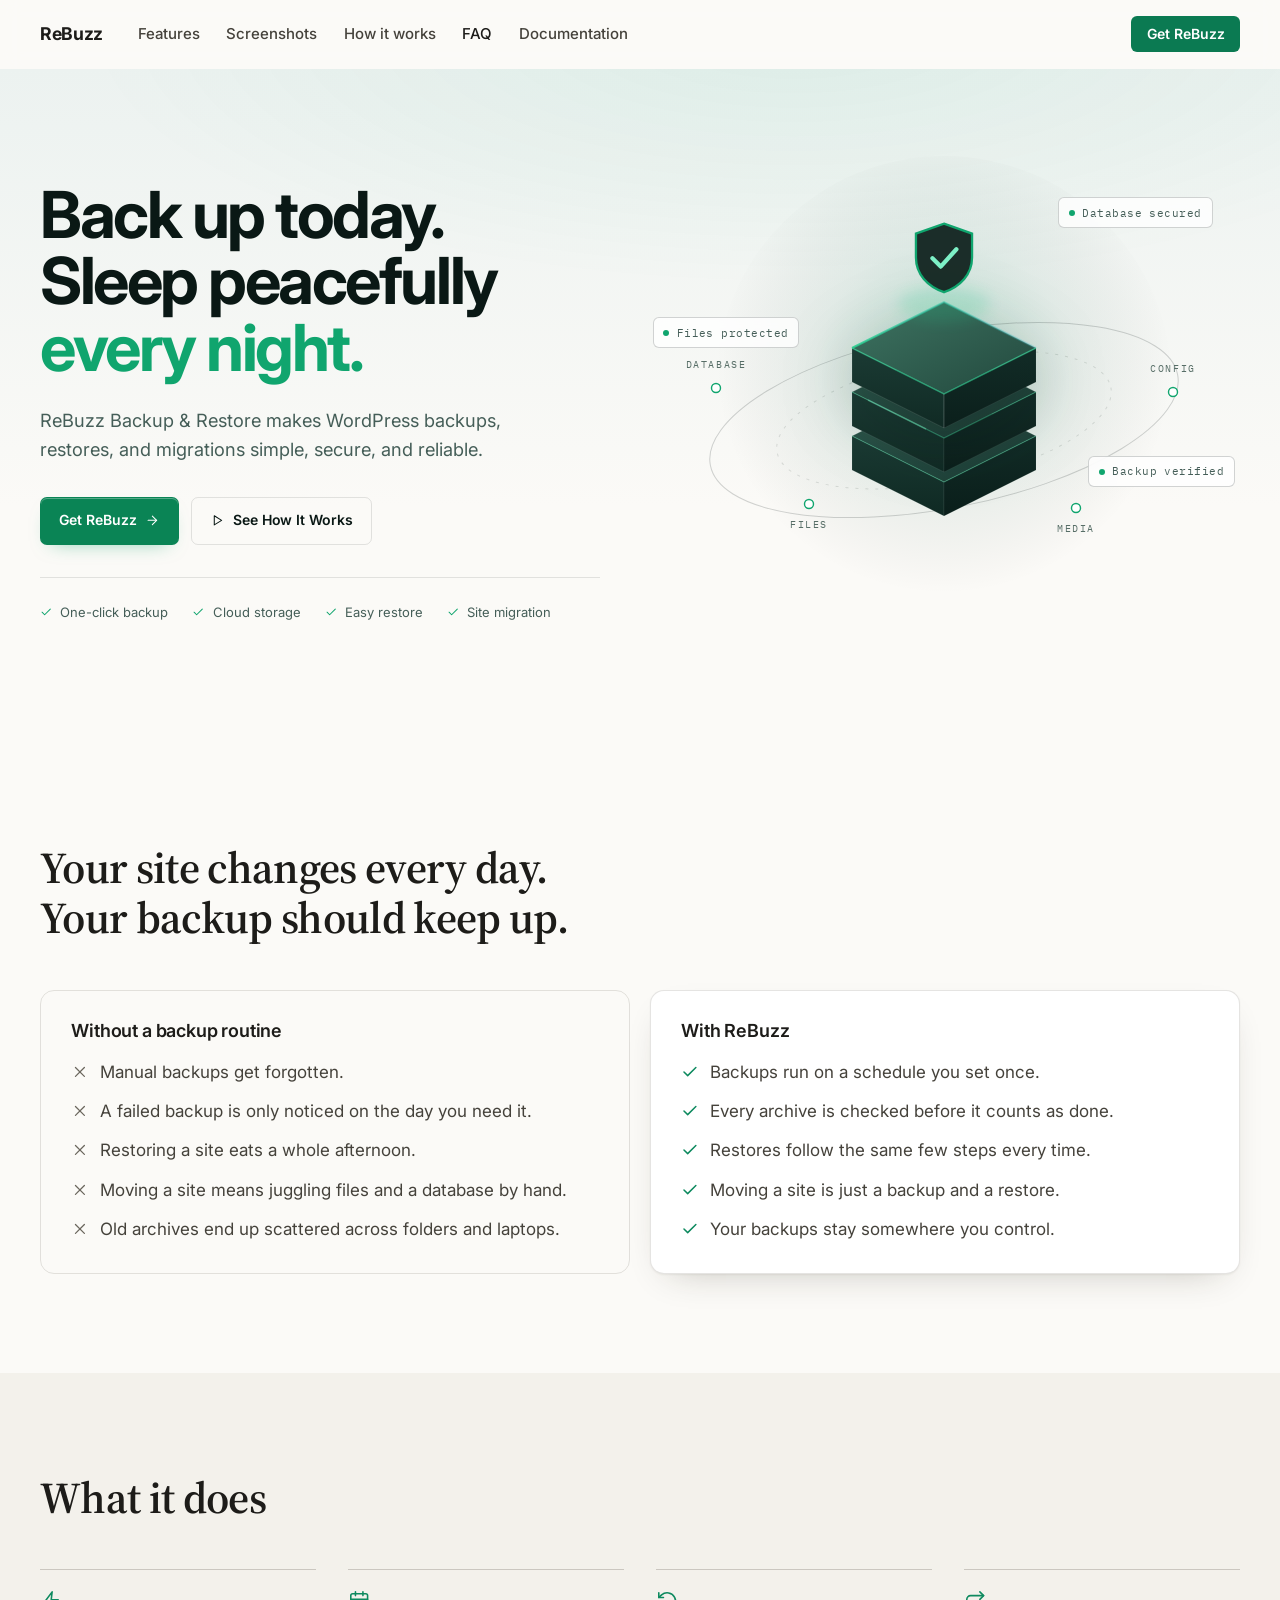
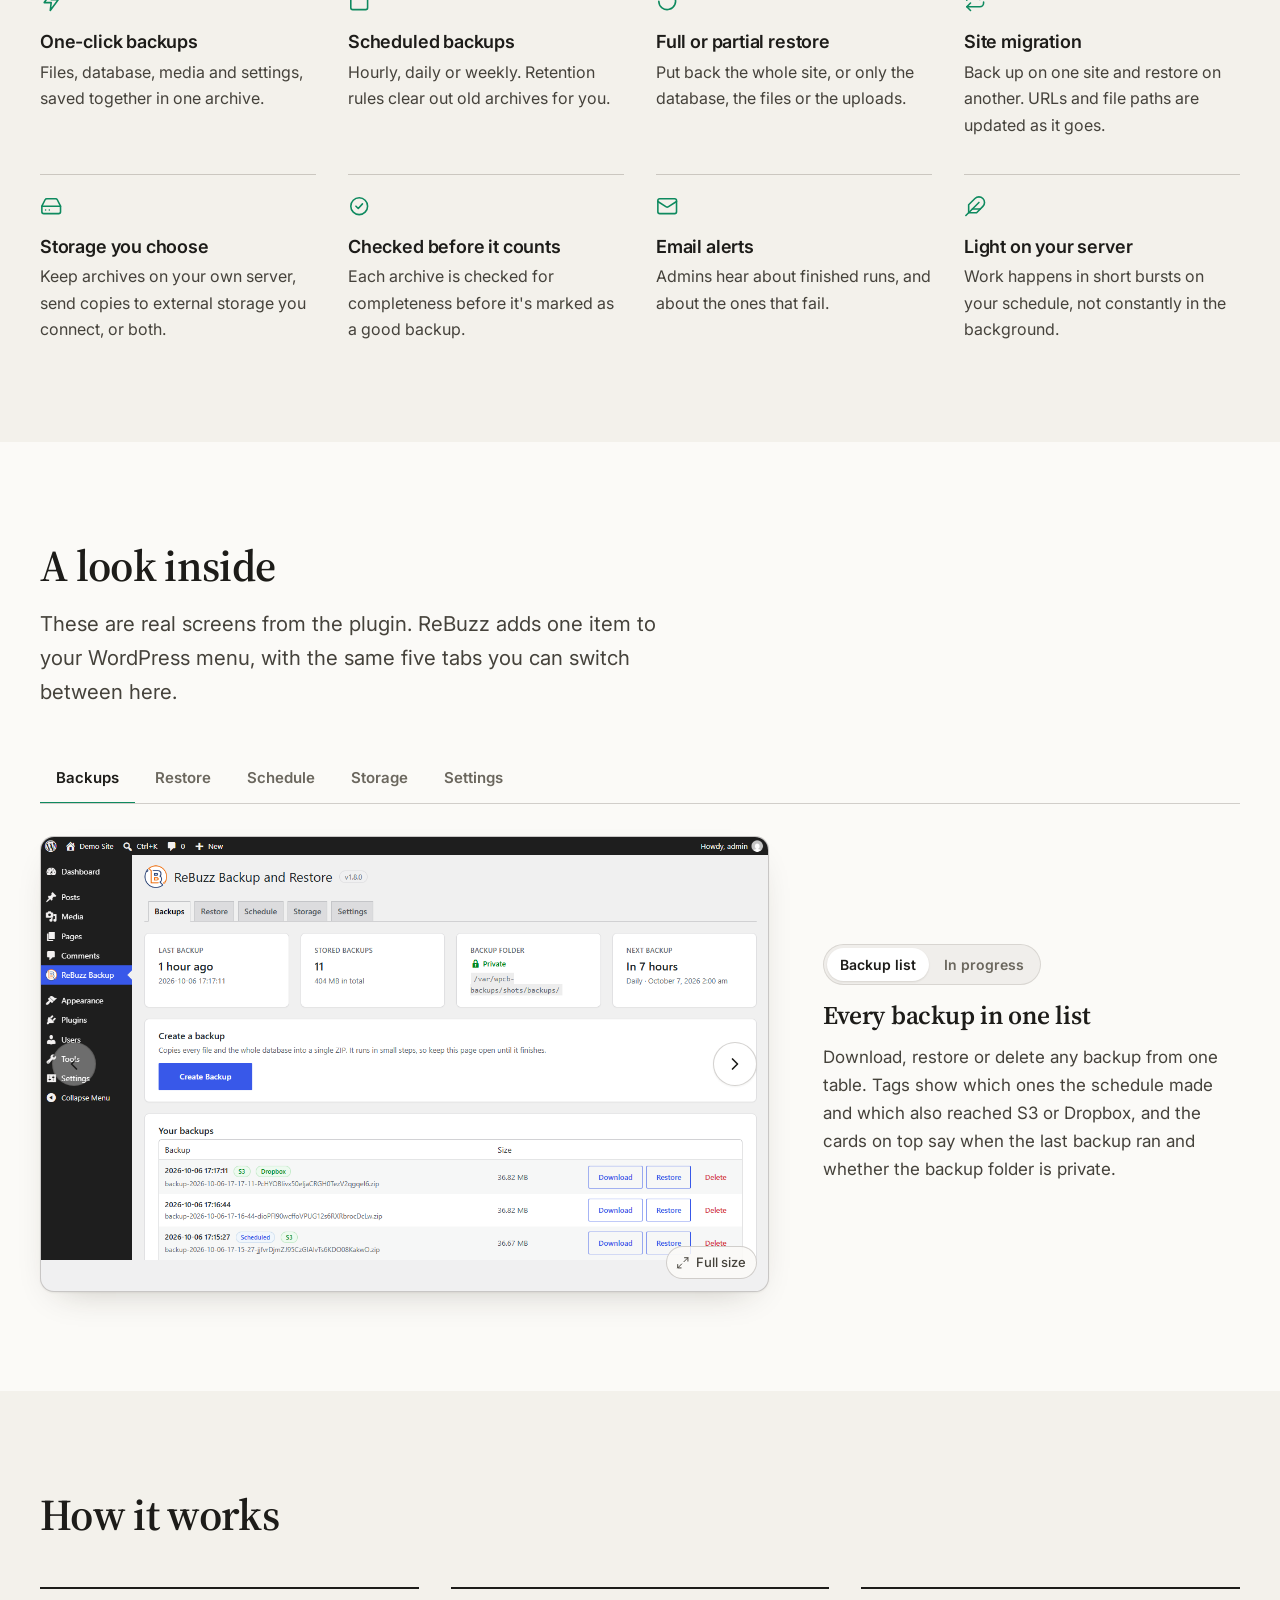
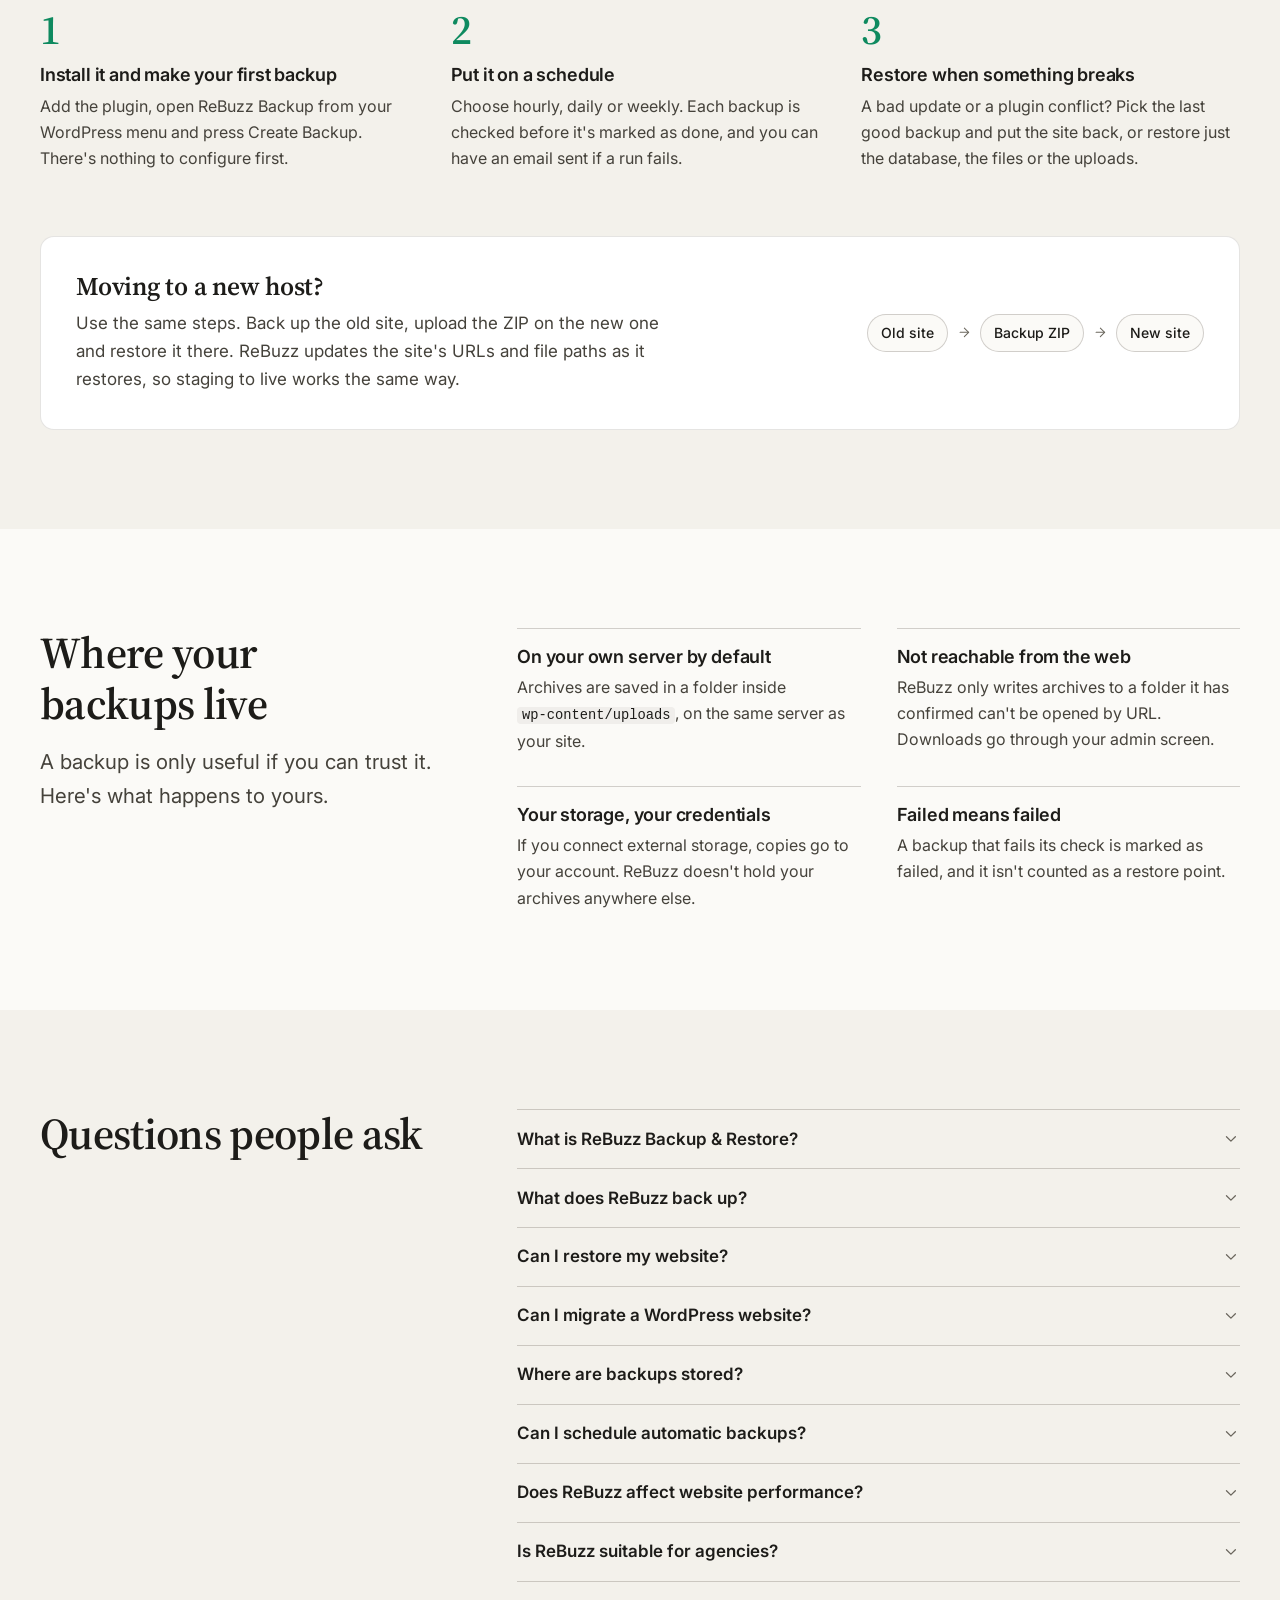
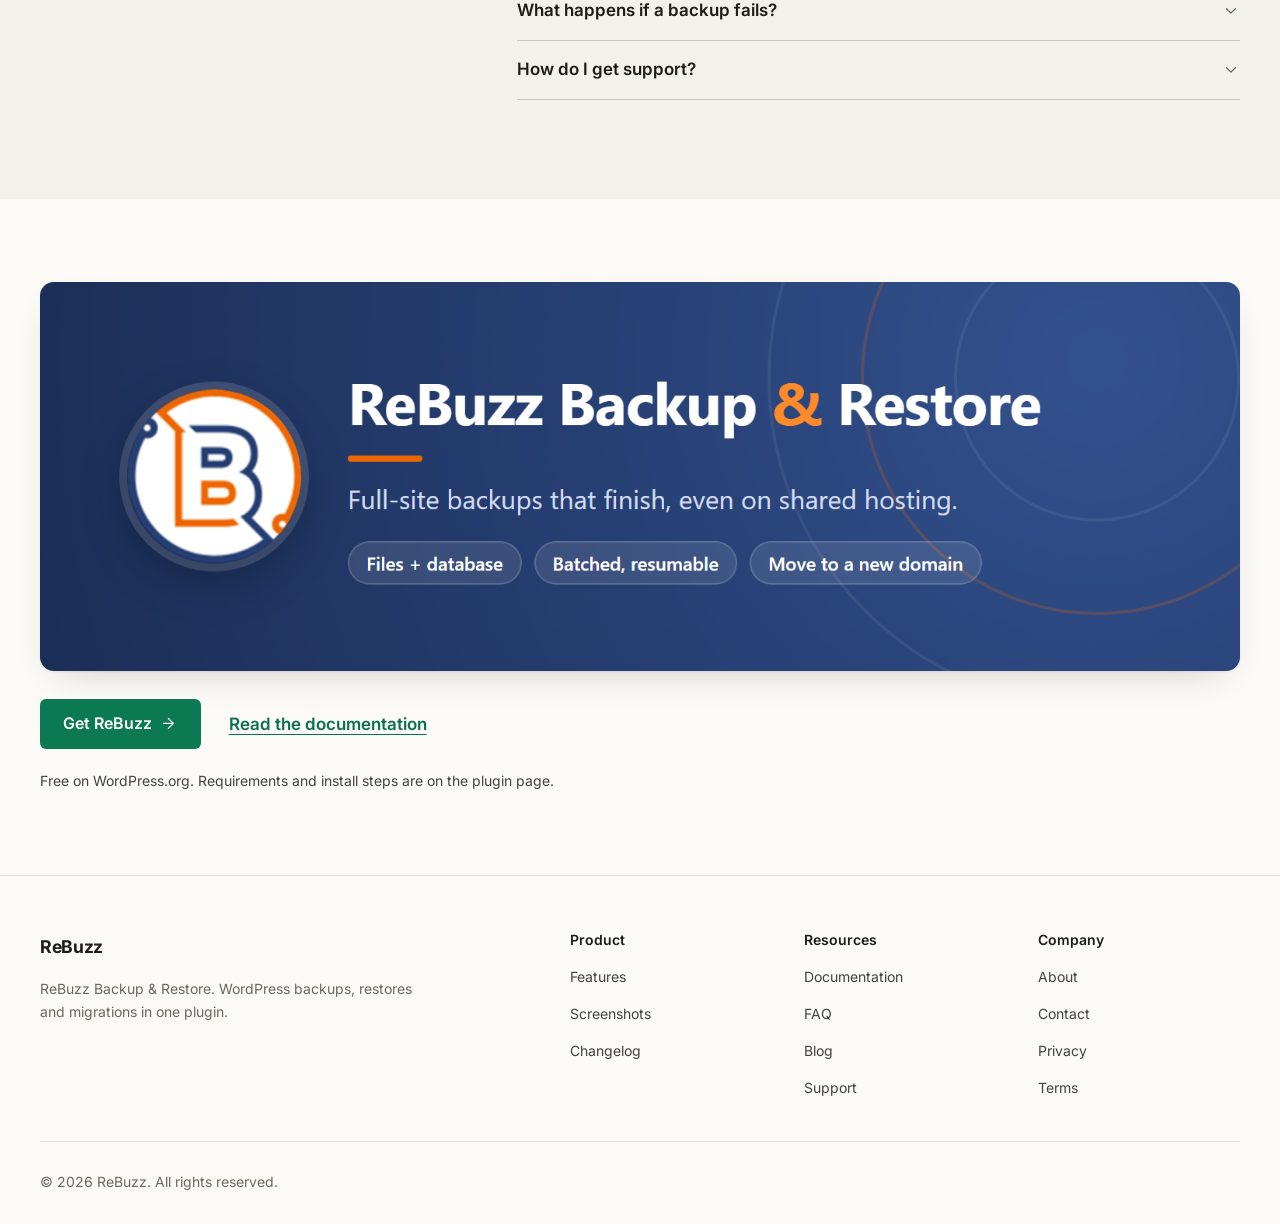
<file: index.html>
<!DOCTYPE html>
<html lang="en" data-pricing="off">
<head>
<meta charset="utf-8">
<meta name="viewport" content="width=device-width, initial-scale=1">

<title>ReBuzz Backup &amp; Restore — Free WordPress Backup Plugin</title>
<meta name="description" content="ReBuzz Backup &amp; Restore is a free WordPress plugin. Back up your files and database in one ZIP, restore the whole site, or move it to a new host.">
<meta name="robots" content="index, follow, max-image-preview:large">
<meta name="theme-color" content="#FBFAF7">
<meta name="color-scheme" content="light">

<!-- Live address. If you add a custom domain, change it in every place below:
     canonical, og:url, og:image, twitter:image, the JSON-LD block, and the
     URLs in robots.txt and sitemap.xml. -->
<link rel="canonical" href="https://rebuzz-backup-restore-plugin.xthasanish44.workers.dev/">

<!-- Open Graph -->
<meta property="og:type" content="website">
<meta property="og:site_name" content="ReBuzz">
<meta property="og:locale" content="en_US">
<meta property="og:title" content="ReBuzz Backup &amp; Restore — Free WordPress Backup Plugin">
<meta property="og:description" content="A free WordPress plugin. Back up your files and database in one ZIP, restore the whole site, or move it to a new host.">
<meta property="og:url" content="https://rebuzz-backup-restore-plugin.xthasanish44.workers.dev/">
<meta property="og:image" content="https://rebuzz-backup-restore-plugin.xthasanish44.workers.dev/assets/images/og-cover.png">
<meta property="og:image:width" content="1200">
<meta property="og:image:height" content="630">
<meta property="og:image:alt" content="The ReBuzz Core: a WordPress site's files, database and media held inside a verified backup vault.">

<!-- Twitter / X -->
<meta name="twitter:card" content="summary_large_image">
<meta name="twitter:title" content="ReBuzz Backup &amp; Restore — Free WordPress Backup Plugin">
<meta name="twitter:description" content="A free WordPress plugin. Back up your files and database in one ZIP, restore the whole site, or move it to a new host.">
<meta name="twitter:image" content="https://rebuzz-backup-restore-plugin.xthasanish44.workers.dev/assets/images/og-cover.png">

<link rel="icon" href="assets/icons/favicon.svg" type="image/svg+xml">
<link rel="apple-touch-icon" href="assets/icons/favicon.svg">

<link rel="preconnect" href="https://fonts.googleapis.com">
<link rel="preconnect" href="https://fonts.gstatic.com" crossorigin>
<!-- Fonts load without blocking the first paint (display=swap shows the text in
     a fallback face meanwhile). The noscript copy keeps them working without JS. -->
<link rel="preload" as="style" href="https://fonts.googleapis.com/css2?family=IBM+Plex+Mono:wght@400;500&family=Inter:wght@400;500;600;700&family=Source+Serif+4:opsz,wght@8..60,600;8..60,700&display=swap" onload="this.onload=null;this.rel='stylesheet'">
<noscript><link rel="stylesheet" href="https://fonts.googleapis.com/css2?family=IBM+Plex+Mono:wght@400;500&family=Inter:wght@400;500;600;700&family=Source+Serif+4:opsz,wght@8..60,600;8..60,700&display=swap"></noscript>

<link rel="stylesheet" href="assets/css/style.css">

<!-- Structured data. Deliberately no aggregateRating or review: there are no
     ratings to cite on this page, and none may be invented. -->
<script type="application/ld+json">
{
  "@context": "https://schema.org",
  "@graph": [
    {
      "@type": "WebSite",
      "@id": "https://rebuzz-backup-restore-plugin.xthasanish44.workers.dev/#website",
      "url": "https://rebuzz-backup-restore-plugin.xthasanish44.workers.dev/",
      "name": "ReBuzz",
      "inLanguage": "en"
    },
    {
      "@type": "SoftwareApplication",
      "@id": "https://rebuzz-backup-restore-plugin.xthasanish44.workers.dev/#plugin",
      "name": "ReBuzz Backup & Restore",
      "description": "A free WordPress plugin. Back up your files and database in one ZIP, restore the whole site, or move it to a new host.",
      "url": "https://rebuzz-backup-restore-plugin.xthasanish44.workers.dev/",
      "applicationCategory": "UtilitiesApplication",
      "operatingSystem": "WordPress",
      "downloadUrl": "https://wordpress.org/plugins/rebuzz-backup-and-restore/",
      "image": "https://rebuzz-backup-restore-plugin.xthasanish44.workers.dev/assets/images/og-cover.png",
      "screenshot": [
        "https://rebuzz-backup-restore-plugin.xthasanish44.workers.dev/assets/images/create-backup-v180.png",
        "https://rebuzz-backup-restore-plugin.xthasanish44.workers.dev/assets/images/your-backups-v180.png",
        "https://rebuzz-backup-restore-plugin.xthasanish44.workers.dev/assets/images/restore-choose-v180.png",
        "https://rebuzz-backup-restore-plugin.xthasanish44.workers.dev/assets/images/restore-confirm-v180.png",
        "https://rebuzz-backup-restore-plugin.xthasanish44.workers.dev/assets/images/schedule-v180.png",
        "https://rebuzz-backup-restore-plugin.xthasanish44.workers.dev/assets/images/storage-v180.png",
        "https://rebuzz-backup-restore-plugin.xthasanish44.workers.dev/assets/images/settings-v180.png"
      ],
      "offers": {
        "@type": "Offer",
        "price": "0",
        "priceCurrency": "USD",
        "url": "https://wordpress.org/plugins/rebuzz-backup-and-restore/"
      },
      "isPartOf": { "@id": "https://rebuzz-backup-restore-plugin.xthasanish44.workers.dev/#website" }
    }
  ]
}
</script>

<script defer src="assets/js/script.js"></script>
</head>

<body>

<!-- Icon sprite, inlined so the page works from the filesystem with no
     network requests for icons. A standalone copy lives at assets/icons/icons.svg -->
<svg class="sprite" aria-hidden="true" focusable="false" xmlns="http://www.w3.org/2000/svg"><defs>
  <symbol id="i-hard-drive" viewBox="0 0 24 24" fill="none" stroke="currentColor" stroke-width="1.7" stroke-linecap="round" stroke-linejoin="round"><path d="M22 12H2"/><path d="M5.45 5.11 2 12v6a2 2 0 0 0 2 2h16a2 2 0 0 0 2-2v-6l-3.45-6.89A2 2 0 0 0 16.76 4H7.24a2 2 0 0 0-1.79 1.11z"/><path d="M6 16h.01"/><path d="M10 16h.01"/></symbol>
  <symbol id="i-restore" viewBox="0 0 24 24" fill="none" stroke="currentColor" stroke-width="1.7" stroke-linecap="round" stroke-linejoin="round"><path d="M3 12a9 9 0 1 0 3-6.7L3 8"/><path d="M3 3v5h5"/></symbol>
  <symbol id="i-migrate" viewBox="0 0 24 24" fill="none" stroke="currentColor" stroke-width="1.7" stroke-linecap="round" stroke-linejoin="round"><path d="m17 2 4 4-4 4"/><path d="M3 11v-1a4 4 0 0 1 4-4h14"/><path d="m7 22-4-4 4-4"/><path d="M21 13v1a4 4 0 0 1-4 4H3"/></symbol>
  <symbol id="i-arrow-right" viewBox="0 0 24 24" fill="none" stroke="currentColor" stroke-width="1.7" stroke-linecap="round" stroke-linejoin="round"><path d="M5 12h14"/><path d="m12 5 7 7-7 7"/></symbol>
  <symbol id="i-chevron-down" viewBox="0 0 24 24" fill="none" stroke="currentColor" stroke-width="1.7" stroke-linecap="round" stroke-linejoin="round"><path d="m6 9 6 6 6-6"/></symbol>
  <symbol id="i-chevron-left" viewBox="0 0 24 24" fill="none" stroke="currentColor" stroke-width="2" stroke-linecap="round" stroke-linejoin="round"><path d="m15 18-6-6 6-6"/></symbol>
  <symbol id="i-chevron-right" viewBox="0 0 24 24" fill="none" stroke="currentColor" stroke-width="2" stroke-linecap="round" stroke-linejoin="round"><path d="m9 18 6-6-6-6"/></symbol>
  <symbol id="i-check" viewBox="0 0 24 24" fill="none" stroke="currentColor" stroke-width="2" stroke-linecap="round" stroke-linejoin="round"><path d="M20 6 9 17l-5-5"/></symbol>
  <symbol id="i-check-circle" viewBox="0 0 24 24" fill="none" stroke="currentColor" stroke-width="1.7" stroke-linecap="round" stroke-linejoin="round"><circle cx="12" cy="12" r="9"/><path d="m8.5 12 2.5 2.5 4.5-5"/></symbol>
  <symbol id="i-mail" viewBox="0 0 24 24" fill="none" stroke="currentColor" stroke-width="1.7" stroke-linecap="round" stroke-linejoin="round"><rect x="2" y="4" width="20" height="16" rx="2"/><path d="m22 7-8.97 5.7a1.94 1.94 0 0 1-2.06 0L2 7"/></symbol>
  <symbol id="i-zap" viewBox="0 0 24 24" fill="none" stroke="currentColor" stroke-width="1.7" stroke-linecap="round" stroke-linejoin="round"><path d="M13 2 4.5 13.5H12l-1 8.5 8.5-11.5H12z"/></symbol>
  <symbol id="i-feather" viewBox="0 0 24 24" fill="none" stroke="currentColor" stroke-width="1.7" stroke-linecap="round" stroke-linejoin="round"><path d="M20.24 12.24a6 6 0 0 0-8.49-8.49L5 10.5V19h8.5z"/><path d="M16 8 2 22"/><path d="M17.5 15H9"/></symbol>
  <symbol id="i-menu" viewBox="0 0 24 24" fill="none" stroke="currentColor" stroke-width="1.7" stroke-linecap="round" stroke-linejoin="round"><path d="M4 6h16M4 12h16M4 18h16"/></symbol>
  <symbol id="i-x" viewBox="0 0 24 24" fill="none" stroke="currentColor" stroke-width="1.7" stroke-linecap="round" stroke-linejoin="round"><path d="M18 6 6 18M6 6l12 12"/></symbol>
  <symbol id="i-maximize" viewBox="0 0 24 24" fill="none" stroke="currentColor" stroke-width="1.7" stroke-linecap="round" stroke-linejoin="round"><path d="M15 3h6v6M21 3l-7 7M9 21H3v-6M3 21l7-7"/></symbol>
  <symbol id="i-play" viewBox="0 0 24 24" fill="none" stroke="currentColor" stroke-width="1.7" stroke-linecap="round" stroke-linejoin="round"><path d="M7 4.5v15l12-7.5z"/></symbol>
  <symbol id="i-calendar" viewBox="0 0 24 24" fill="none" stroke="currentColor" stroke-width="1.7" stroke-linecap="round" stroke-linejoin="round"><rect x="3" y="4" width="18" height="17" rx="2"/><path d="M16 2v4M8 2v4M3 10h18"/></symbol>
</defs></svg>

<a class="skip-link" href="#main">Skip to content</a>

<header class="site-header" id="site-header">
  <div class="site-header__inner container container--wide">

    <a class="brand" href="#top" aria-label="ReBuzz — home">
      <span class="brand__word">ReBuzz</span>
    </a>

    <nav class="site-nav" id="primary-nav" aria-label="Primary">
      <ul class="site-nav__list">
        <li><a href="#features">Features</a></li>
        <li><a href="#screenshots">Screenshots</a></li>
        <li><a href="#how">How it works</a></li>
        <li><a href="#pricing">Pricing</a></li>
        <li><a href="#faq">FAQ</a></li>
        <li><a href="#" data-placeholder-link title="Placeholder — point this at your documentation site">Documentation</a></li>
      </ul>
    </nav>

    <div class="site-header__actions">
      <a class="btn btn--primary btn--sm" href="https://wordpress.org/plugins/rebuzz-backup-and-restore/">Get ReBuzz</a>
      <button class="nav-toggle" type="button" id="nav-toggle" aria-expanded="false" aria-controls="mobile-menu" aria-label="Open menu">
        <svg class="ico ico--lg" aria-hidden="true"><use href="#i-menu"></use></svg>
      </button>
    </div>

  </div>
</header>

<div class="mobile-menu" id="mobile-menu" hidden>
  <div class="mobile-menu__head container">
    <span class="brand brand--static">
      <span class="brand__word">ReBuzz</span>
    </span>
    <button class="nav-toggle" type="button" id="nav-close" aria-label="Close menu">
      <svg class="ico ico--lg" aria-hidden="true"><use href="#i-x"></use></svg>
    </button>
  </div>

  <nav class="mobile-menu__nav container" aria-label="Mobile">
    <ul>
      <li><a href="#features">Features</a></li>
      <li><a href="#screenshots">Screenshots</a></li>
      <li><a href="#how">How it works</a></li>
      <li><a href="#security">Where backups live</a></li>
      <li><a href="#pricing">Pricing</a></li>
      <li><a href="#faq">FAQ</a></li>
      <li><a href="#" data-placeholder-link>Documentation</a></li>
      <li><a href="#" data-placeholder-link>Support</a></li>
    </ul>
  </nav>

  <div class="mobile-menu__foot container">
    <a class="btn btn--primary btn--lg btn--block" href="https://wordpress.org/plugins/rebuzz-backup-and-restore/">Get ReBuzz</a>
  </div>
</div>

<main id="main">

<!-- HERO — restored from before the 2026-09-29 redesign, at the user's request -->
<section class="hero" id="top">

  <div class="container container--wide hero__inner">

    <div class="hero__copy">
      <h1 class="hero__title">
        Back up today.<br>
        Sleep peacefully<br>
        <span class="hero__title-accent">every night.</span>
      </h1>

      <p class="hero__lead">
        ReBuzz Backup &amp; Restore makes WordPress backups, restores, and
        migrations simple, secure, and reliable.
      </p>

      <div class="hero__actions">
        <a class="btn btn--primary" href="https://wordpress.org/plugins/rebuzz-backup-and-restore/">
          Get ReBuzz
          <svg class="ico" aria-hidden="true"><use href="#i-arrow-right"></use></svg>
        </a>
        <a class="btn btn--ghost" href="https://www.youtube.com/watch?v=5NPpqzjAquM" data-video="5NPpqzjAquM" target="_blank" rel="noopener">
          <svg class="ico" aria-hidden="true"><use href="#i-play"></use></svg>
          See How It Works
        </a>
      </div>

      <ul class="hero__checks">
        <li><svg class="ico" aria-hidden="true"><use href="#i-check"></use></svg> One-click backup</li>
        <li><svg class="ico" aria-hidden="true"><use href="#i-check"></use></svg> Cloud storage</li>
        <li><svg class="ico" aria-hidden="true"><use href="#i-check"></use></svg> Easy restore</li>
        <li><svg class="ico" aria-hidden="true"><use href="#i-check"></use></svg> Site migration</li>
      </ul>
    </div>

    <!-- ---------- The ReBuzz Core ---------- -->
    <div class="hero__visual">
      <div class="core" id="rebuzz-core">
        <div class="core__sweep" aria-hidden="true"></div>

        <svg class="core__svg" viewBox="0 0 560 500" role="img"
             aria-label="The ReBuzz Core: a WordPress site's files, database, media and configuration held inside a verified backup vault.">
          <defs>
            <radialGradient id="coreGlow" cx="50%" cy="46%" r="50%">
              <stop offset="0%" stop-color="#24CE8D" stop-opacity=".26"/>
              <stop offset="55%" stop-color="#116B52" stop-opacity=".08"/>
              <stop offset="100%" stop-color="#06100E" stop-opacity="0"/>
            </radialGradient>
            <linearGradient id="faceTop" x1="0" y1="0" x2="1" y2="1">
              <stop offset="0%" stop-color="#2E5A4E"/><stop offset="100%" stop-color="#1B3A33"/>
            </linearGradient>
            <linearGradient id="faceTopLit" x1="0" y1="0" x2="1" y2="1">
              <stop offset="0%" stop-color="#3E7462"/><stop offset="100%" stop-color="#22483D"/>
            </linearGradient>
            <linearGradient id="faceLeft" x1="0" y1="0" x2="0" y2="1">
              <stop offset="0%" stop-color="#1B3B34"/><stop offset="100%" stop-color="#102A24"/>
            </linearGradient>
            <linearGradient id="faceRight" x1="0" y1="0" x2="0" y2="1">
              <stop offset="0%" stop-color="#122C27"/><stop offset="100%" stop-color="#0B1F1B"/>
            </linearGradient>
            <linearGradient id="edgeAccent" x1="0" y1="0" x2="1" y2="0">
              <stop offset="0%" stop-color="#24CE8D" stop-opacity=".85"/>
              <stop offset="100%" stop-color="#37B8C6" stop-opacity=".25"/>
            </linearGradient>
            <pattern id="coreGrid" width="26" height="26" patternUnits="userSpaceOnUse">
              <path d="M26 0H0v26" fill="none" stroke="#E6F1ED" stroke-opacity=".055" stroke-width="1"/>
            </pattern>
            <radialGradient id="gridFade" cx="50%" cy="48%" r="50%">
              <stop offset="40%" stop-color="#fff" stop-opacity="1"/>
              <stop offset="100%" stop-color="#fff" stop-opacity="0"/>
            </radialGradient>
            <mask id="gridMask"><rect width="560" height="500" fill="url(#gridFade)"/></mask>
            <filter id="coreSoft" x="-60%" y="-60%" width="220%" height="220%">
              <feGaussianBlur stdDeviation="7"/>
            </filter>
          </defs>

          <!-- ambient -->
          <circle cx="280" cy="232" r="228" fill="url(#coreGlow)"/>
          <rect width="560" height="500" fill="url(#coreGrid)" mask="url(#gridMask)"/>

          <!-- orbital paths -->
          <g class="core__orbits" transform="rotate(-11 280 268)">
            <ellipse cx="280" cy="268" rx="238" ry="88" fill="none" stroke="#E6F1ED" stroke-opacity=".10"/>
            <ellipse cx="280" cy="268" rx="170" ry="62" fill="none" stroke="#E6F1ED" stroke-opacity=".07" stroke-dasharray="3 7"/>
          </g>

          <!-- orbit nodes + labels -->
          <g class="core__nodes">
            <g class="core__node" style="--d:0s">
              <circle cx="52" cy="236" r="4.5"/>
              <text x="52" y="216" text-anchor="middle">DATABASE</text>
            </g>
            <g class="core__node" style="--d:.9s">
              <circle cx="145" cy="352" r="4.5"/>
              <text x="145" y="376" text-anchor="middle">FILES</text>
            </g>
            <g class="core__node" style="--d:1.8s">
              <circle cx="412" cy="356" r="4.5"/>
              <text x="412" y="380" text-anchor="middle">MEDIA</text>
            </g>
            <g class="core__node" style="--d:2.7s">
              <circle cx="509" cy="240" r="4.5"/>
              <text x="509" y="220" text-anchor="middle">CONFIG</text>
            </g>
          </g>

          <!-- isometric vault: three stacked snapshot blocks -->
          <g class="core__vault">

            <!-- block 3 (bottom) — site files -->
            <g class="core__block" style="--f:2">
              <path d="M280 330 372 284 280 238 188 284Z" fill="url(#faceTop)" stroke="#E6F1ED" stroke-opacity=".13"/>
              <path d="M188 284 280 330v34l-92-46Z" fill="url(#faceLeft)" stroke="#E6F1ED" stroke-opacity=".09"/>
              <path d="M280 330 372 284v34l-92 46Z" fill="url(#faceRight)" stroke="#E6F1ED" stroke-opacity=".06"/>
              <path d="M188 284 280 330l92-46" fill="none" stroke="#24CE8D" stroke-opacity=".3" stroke-width="1.3"/>
            </g>

            <!-- block 2 (middle) — database -->
            <g class="core__block" style="--f:1">
              <path d="M280 286 372 240 280 194 188 240Z" fill="url(#faceTop)" stroke="#E6F1ED" stroke-opacity=".15"/>
              <path d="M188 240 280 286v34l-92-46Z" fill="url(#faceLeft)" stroke="#E6F1ED" stroke-opacity=".09"/>
              <path d="M280 286 372 240v34l-92 46Z" fill="url(#faceRight)" stroke="#E6F1ED" stroke-opacity=".06"/>
              <path d="M188 240 280 286l92-46" fill="none" stroke="#24CE8D" stroke-opacity=".38" stroke-width="1.3"/>
              <path d="M204 248 262 277" fill="none" stroke="#7DF0C6" stroke-opacity=".45" stroke-width="1.4"/>
            </g>

            <!-- block 1 (top) — the protected snapshot -->
            <g class="core__block core__block--lit" style="--f:0">
              <path d="M280 242 372 196 280 150 188 196Z" fill="url(#faceTopLit)" stroke="#E6F1ED" stroke-opacity=".2"/>
              <path d="M188 196 280 242v34l-92-46Z" fill="url(#faceLeft)" stroke="#E6F1ED" stroke-opacity=".11"/>
              <path d="M280 242 372 196v34l-92 46Z" fill="url(#faceRight)" stroke="#E6F1ED" stroke-opacity=".07"/>
              <path d="M188 196 280 150l92 46" fill="none" stroke="url(#edgeAccent)" stroke-width="2"/>
              <path d="M188 196 280 242l92-46" fill="none" stroke="#24CE8D" stroke-opacity=".55" stroke-width="1.4"/>
              <path d="M280 242v34" fill="none" stroke="#E6F1ED" stroke-opacity=".14"/>
            </g>

            <!-- shield mark riding above the stack -->
            <g class="core__shield">
              <ellipse cx="280" cy="152" rx="46" ry="18" fill="#24CE8D" opacity=".16" filter="url(#coreSoft)"/>
              <g transform="translate(280 108) scale(1.65)">
                <path class="core__shield-body" d="M0-22 17-16v14.5C17 8.6 10 16 0 19.5-10 16-17 8.6-17-1.5V-16z"/>
                <path class="core__shield-check" d="m-7 -1 5 5 9.5-10.5" fill="none" stroke-width="2.6" stroke-linecap="round" stroke-linejoin="round"/>
              </g>
            </g>
          </g>

          <!-- data threads feeding the vault -->
          <g class="core__threads">
            <path class="core__thread" style="--d:0s"   d="M60 238 C 130 232 150 240 186 258"/>
            <path class="core__thread" style="--d:.7s"  d="M150 348 C 180 330 180 312 200 296"/>
            <path class="core__thread" style="--d:1.4s" d="M406 352 C 380 332 378 312 360 296"/>
            <path class="core__thread" style="--d:2.1s" d="M500 242 C 432 234 410 240 374 258"/>
          </g>
        </svg>

        <!-- status chips -->
        <span class="chip chip--a"><span class="dot" aria-hidden="true"></span>Database secured</span>
        <span class="chip chip--b"><span class="dot" aria-hidden="true"></span>Files protected</span>
        <span class="chip chip--c"><span class="dot" aria-hidden="true"></span>Backup verified</span>
      </div>
    </div>

  </div>
</section>

<!-- PROBLEM -->
<section class="section" id="problem" aria-labelledby="problem-title">
  <div class="container container--wide">

    <header class="section__head">
      <h2 class="section__title" id="problem-title">Your site changes every day. Your backup should keep up.</h2>
    </header>

    <div class="compare">
      <div class="compare__col compare__col--before">
        <h3 class="compare__title">Without a backup routine</h3>
        <ul class="compare__list">
          <li><svg class="ico" aria-hidden="true"><use href="#i-x"></use></svg><span>Manual backups get forgotten.</span></li>
          <li><svg class="ico" aria-hidden="true"><use href="#i-x"></use></svg><span>A failed backup is only noticed on the day you need it.</span></li>
          <li><svg class="ico" aria-hidden="true"><use href="#i-x"></use></svg><span>Restoring a site eats a whole afternoon.</span></li>
          <li><svg class="ico" aria-hidden="true"><use href="#i-x"></use></svg><span>Moving a site means juggling files and a database by hand.</span></li>
          <li><svg class="ico" aria-hidden="true"><use href="#i-x"></use></svg><span>Old archives end up scattered across folders and laptops.</span></li>
        </ul>
      </div>

      <div class="compare__col compare__col--after">
        <h3 class="compare__title">With ReBuzz</h3>
        <ul class="compare__list">
          <li><svg class="ico" aria-hidden="true"><use href="#i-check"></use></svg><span>Backups run on a schedule you set once.</span></li>
          <li><svg class="ico" aria-hidden="true"><use href="#i-check"></use></svg><span>Every archive is checked before it counts as done.</span></li>
          <li><svg class="ico" aria-hidden="true"><use href="#i-check"></use></svg><span>Restores follow the same few steps every time.</span></li>
          <li><svg class="ico" aria-hidden="true"><use href="#i-check"></use></svg><span>Moving a site is just a backup and a restore.</span></li>
          <li><svg class="ico" aria-hidden="true"><use href="#i-check"></use></svg><span>Your backups stay somewhere you control.</span></li>
        </ul>
      </div>
    </div>

  </div>
</section>

<!-- FEATURES -->
<section class="section section--alt" id="features" aria-labelledby="features-title">
  <div class="container container--wide">

    <header class="section__head">
      <h2 class="section__title" id="features-title">What it does</h2>
    </header>

    <ul class="features">
      <li class="feature">
        <svg class="ico feature__icon" aria-hidden="true"><use href="#i-zap"></use></svg>
        <h3 class="feature__title">One-click backups</h3>
        <p>Files, database, media and settings, saved together in one archive.</p>
      </li>
      <li class="feature">
        <svg class="ico feature__icon" aria-hidden="true"><use href="#i-calendar"></use></svg>
        <h3 class="feature__title">Scheduled backups</h3>
        <p>Hourly, daily or weekly. Retention rules clear out old archives for you.</p>
      </li>
      <li class="feature">
        <svg class="ico feature__icon" aria-hidden="true"><use href="#i-restore"></use></svg>
        <h3 class="feature__title">Full or partial restore</h3>
        <p>Put back the whole site, or only the database, the files or the uploads.</p>
      </li>
      <li class="feature">
        <svg class="ico feature__icon" aria-hidden="true"><use href="#i-migrate"></use></svg>
        <h3 class="feature__title">Site migration</h3>
        <p>Back up on one site and restore on another. URLs and file paths are updated as it goes.</p>
      </li>
      <li class="feature">
        <svg class="ico feature__icon" aria-hidden="true"><use href="#i-hard-drive"></use></svg>
        <h3 class="feature__title">Storage you choose</h3>
        <p>Keep archives on your own server, send copies to external storage you connect, or both.</p>
      </li>
      <li class="feature">
        <svg class="ico feature__icon" aria-hidden="true"><use href="#i-check-circle"></use></svg>
        <h3 class="feature__title">Checked before it counts</h3>
        <p>Each archive is checked for completeness before it's marked as a good backup.</p>
      </li>
      <li class="feature">
        <svg class="ico feature__icon" aria-hidden="true"><use href="#i-mail"></use></svg>
        <h3 class="feature__title">Email alerts</h3>
        <p>Admins hear about finished runs, and about the ones that fail.</p>
      </li>
      <li class="feature">
        <svg class="ico feature__icon" aria-hidden="true"><use href="#i-feather"></use></svg>
        <h3 class="feature__title">Light on your server</h3>
        <p>Work happens in short bursts on your schedule, not constantly in the background.</p>
      </li>
    </ul>

  </div>
</section>

<!-- A LOOK INSIDE — real screenshots -->
<section class="section" id="screenshots" aria-labelledby="tour-title">
  <div class="container container--wide">

    <header class="section__head">
      <h2 class="section__title" id="tour-title">A look inside</h2>
      <p class="section__desc">
        These are real screens from the plugin. ReBuzz adds one item to your
        WordPress menu, with the same five tabs you can switch between here.
      </p>
    </header>

    <!-- Without JS every screen shows, stacked; script.js turns this into tabs. -->
    <div class="tour" id="tour">
      <div class="tour__tabs" role="tablist" aria-label="Plugin screens" hidden>
        <button class="tour__tab" type="button" role="tab" id="tour-tab-backups" aria-controls="tour-backups" aria-selected="false" tabindex="-1">Backups</button>
        <button class="tour__tab" type="button" role="tab" id="tour-tab-restore" aria-controls="tour-restore" aria-selected="false" tabindex="-1">Restore</button>
        <button class="tour__tab" type="button" role="tab" id="tour-tab-schedule" aria-controls="tour-schedule" aria-selected="false" tabindex="-1">Schedule</button>
        <button class="tour__tab" type="button" role="tab" id="tour-tab-storage" aria-controls="tour-storage" aria-selected="false" tabindex="-1">Storage</button>
        <button class="tour__tab" type="button" role="tab" id="tour-tab-settings" aria-controls="tour-settings" aria-selected="false" tabindex="-1">Settings</button>
      </div>

      <div class="tour__panel" id="tour-backups" role="tabpanel" aria-labelledby="tour-tab-backups">
        <figure class="tour__item" data-view="Backup list">
          <a class="shot__zoom tour__shot" href="assets/images/your-backups-v180.png" target="_blank" rel="noopener" aria-label="Open the backup list screenshot at full size">
            <img src="assets/images/your-backups-v180.png"
                 alt="The ReBuzz Backups tab: cards for the last backup, stored backups, a private backup folder and the next scheduled backup, a Create Backup button, and a table of saved backups, some tagged Scheduled, S3 or Dropbox, each with its size and Download, Restore and Delete buttons."
                 width="1280" height="745" loading="lazy" decoding="async">
            <span class="shot__zoom-hint" aria-hidden="true"><svg class="ico"><use href="#i-maximize"></use></svg>Full size</span>
          </a>
          <figcaption class="tour__text">
            <h3 class="tour__title">Every backup in one list</h3>
            <p>
              Download, restore or delete any backup from one table. Tags show which
              ones the schedule made and which also reached S3 or Dropbox, and the
              cards on top say when the last backup ran and whether the backup
              folder is private.
            </p>
          </figcaption>
        </figure>
        <figure class="tour__item" data-view="In progress">
          <a class="shot__zoom tour__shot" href="assets/images/create-backup-v180.png" target="_blank" rel="noopener" aria-label="Open the backup progress screenshot at full size">
            <img src="assets/images/create-backup-v180.png"
                 alt="The ReBuzz Backups tab while a backup is running: a progress bar at 30% with the message “Database exported”, the elapsed time and the estimated time left, above the list of saved backups. Cards at the top show the last backup, stored backups, a private backup folder and the next scheduled backup."
                 width="1280" height="789" loading="lazy" decoding="async">
            <span class="shot__zoom-hint" aria-hidden="true"><svg class="ico"><use href="#i-maximize"></use></svg>Full size</span>
          </a>
          <figcaption class="tour__text">
            <h3 class="tour__title">One button, and you can watch it work</h3>
            <p>
              Create Backup copies every file and the whole database into a single
              ZIP. It runs in small steps with a progress bar and a time estimate,
              so you can see how far along it is.
            </p>
          </figcaption>
        </figure>
      </div>

      <div class="tour__panel" id="tour-restore" role="tabpanel" aria-labelledby="tour-tab-restore">
        <figure class="tour__item" data-view="Choose a backup">
          <a class="shot__zoom tour__shot" href="assets/images/restore-choose-v180.png" target="_blank" rel="noopener" aria-label="Open the restore screenshot at full size">
            <img src="assets/images/restore-choose-v180.png"
                 alt="The ReBuzz Restore tab with two panels: a list of saved backups, each with a Choose button, and an Upload a backup form with a note on bringing a cloud backup back from the Storage tab, a Choose File field and an Upload &amp; Inspect button."
                 width="1280" height="610" loading="lazy" decoding="async">
            <span class="shot__zoom-hint" aria-hidden="true"><svg class="ico"><use href="#i-maximize"></use></svg>Full size</span>
          </a>
          <figcaption class="tour__text">
            <h3 class="tour__title">Restore from a list or an upload</h3>
            <p>
              Pick a saved backup, or upload a ZIP made on this site or another one
              running ReBuzz. That's how you move a site to a new host. For a file
              over 300&nbsp;MB, copy the ZIP into the backup folder over FTP
              instead.
            </p>
          </figcaption>
        </figure>
        <figure class="tour__item" data-view="Before you confirm">
          <a class="shot__zoom tour__shot" href="assets/images/restore-confirm-v180.png" target="_blank" rel="noopener" aria-label="Open the restore confirmation screenshot at full size">
            <img src="assets/images/restore-confirm-v180.png"
                 alt="The ReBuzz Restore this backup screen: a table of what the backup contains (type, date created, WordPress and PHP versions, number of files, database tables and database size), a warning that restoring overwrites the current website, a checkbox to remove files that aren't in the backup, and a Restore Backup button."
                 width="1280" height="826" loading="lazy" decoding="async">
            <span class="shot__zoom-hint" aria-hidden="true"><svg class="ico"><use href="#i-maximize"></use></svg>Full size</span>
          </a>
          <figcaption class="tour__text">
            <h3 class="tour__title">See what&rsquo;s inside before you confirm</h3>
            <p>
              The backup's WordPress and PHP versions, file count and database size
              come first, and nothing changes until you press Restore Backup. Files
              that aren't in the backup are only moved aside if you ask, never
              deleted.
            </p>
          </figcaption>
        </figure>
      </div>

      <div class="tour__panel" id="tour-schedule" role="tabpanel" aria-labelledby="tour-tab-schedule">
        <figure class="tour__item" data-view="Schedule">
          <a class="shot__zoom tour__shot" href="assets/images/schedule-v180.png" target="_blank" rel="noopener" aria-label="Open the schedule screenshot at full size">
            <img src="assets/images/schedule-v180.png"
                 alt="The ReBuzz Schedule tab: cards for the next backup and the last scheduled backup, marked Completed; Automatic backups settings for how often, at what time and how many scheduled backups to keep; Email notices with a choice of when to send, an address field and a Send test email button; and a Run scheduled backup now button."
                 width="1280" height="1306" loading="lazy" decoding="async">
            <span class="shot__zoom-hint" aria-hidden="true"><svg class="ico"><use href="#i-maximize"></use></svg>Full size</span>
          </a>
          <figcaption class="tour__text">
            <h3 class="tour__title">Set a schedule once</h3>
            <p>
              Daily or weekly, at an hour you pick. Backups run in the background
              with no browser open, older scheduled ones are cleared out, and you
              can get an email when something goes wrong or after every run.
            </p>
          </figcaption>
        </figure>
      </div>

      <div class="tour__panel" id="tour-storage" role="tabpanel" aria-labelledby="tour-tab-storage">
        <figure class="tour__item" data-view="Cloud storage">
          <a class="shot__zoom tour__shot" href="assets/images/storage-v180.png" target="_blank" rel="noopener" aria-label="Open the cloud storage screenshot at full size">
            <img src="assets/images/storage-v180.png"
                 alt="The ReBuzz Storage tab with two panels: Amazon S3 and compatible, set up with a service, region, bucket, folder, access key, an encrypted secret key, how many backups to keep and a Test connection button; and Dropbox, connected, with a folder, how many backups to keep, and Test connection and Disconnect buttons."
                 width="1280" height="895" loading="lazy" decoding="async">
            <span class="shot__zoom-hint" aria-hidden="true"><svg class="ico"><use href="#i-maximize"></use></svg>Full size</span>
          </a>
          <figcaption class="tour__text">
            <h3 class="tour__title">A copy off the server, too</h3>
            <p>
              Send backups to Amazon S3, S3-compatible services such as Backblaze
              B2, Cloudflare R2 or Wasabi, or Dropbox. If the server is lost,
              connect the same storage on a new site and download a backup back to
              restore it.
            </p>
          </figcaption>
        </figure>
      </div>

      <div class="tour__panel" id="tour-settings" role="tabpanel" aria-labelledby="tour-tab-settings">
        <figure class="tour__item" data-view="Settings">
          <a class="shot__zoom tour__shot" href="assets/images/settings-v180.png" target="_blank" rel="noopener" aria-label="Open the settings screenshot at full size">
            <img src="assets/images/settings-v180.png"
                 alt="The ReBuzz Settings tab, with a checkbox to include WordPress core files in each backup and a Save Changes button, above a system information table listing the plugin, WordPress and PHP versions and the backup and log folders."
                 width="1280" height="828" loading="lazy" decoding="async">
            <span class="shot__zoom-hint" aria-hidden="true"><svg class="ico"><use href="#i-maximize"></use></svg>Full size</span>
          </a>
          <figcaption class="tour__text">
            <h3 class="tour__title">Choose whether to include WordPress core</h3>
            <p>
              Include it and a backup can rebuild the site on an empty server; leave
              it out for smaller backups. Themes, plugins, uploads and the whole
              database are always included, and wp-config.php never is.
            </p>
          </figcaption>
        </figure>
      </div>

    </div>
  </div>
</section>

<!-- HOW IT WORKS -->
<section class="section section--alt" id="how" aria-labelledby="how-title">
  <div class="container container--wide">

    <header class="section__head">
      <h2 class="section__title" id="how-title">How it works</h2>
    </header>

    <ol class="steps">
      <li class="step">
        <span class="step__num" aria-hidden="true">1</span>
        <h3 class="step__title">Install it and make your first backup</h3>
        <p>
          Add the plugin, open ReBuzz Backup from your WordPress menu and press
          Create Backup. There's nothing to configure first.
        </p>
      </li>
      <li class="step">
        <span class="step__num" aria-hidden="true">2</span>
        <h3 class="step__title">Put it on a schedule</h3>
        <p>
          Choose hourly, daily or weekly. Each backup is checked before it's
          marked as done, and you can have an email sent if a run fails.
        </p>
      </li>
      <li class="step">
        <span class="step__num" aria-hidden="true">3</span>
        <h3 class="step__title">Restore when something breaks</h3>
        <p>
          A bad update or a plugin conflict? Pick the last good backup and put
          the site back, or restore just the database, the files or the uploads.
        </p>
      </li>
    </ol>

    <aside class="move" aria-labelledby="move-title">
      <div>
        <h3 class="move__title" id="move-title">Moving to a new host?</h3>
        <p>
          Use the same steps. Back up the old site, upload the ZIP on the new one
          and restore it there. ReBuzz updates the site's URLs and file paths as
          it restores, so staging to live works the same way.
        </p>
      </div>
      <p class="move__path" aria-hidden="true">
        <span>Old site</span>
        <svg class="ico"><use href="#i-arrow-right"></use></svg>
        <span>Backup ZIP</span>
        <svg class="ico"><use href="#i-arrow-right"></use></svg>
        <span>New site</span>
      </p>
    </aside>

  </div>
</section>

<!-- WHERE BACKUPS LIVE -->
<section class="section" id="security" aria-labelledby="security-title">
  <div class="container container--wide">
    <div class="split">

      <header class="split__head">
        <h2 class="section__title" id="security-title">Where your backups live</h2>
        <p class="section__desc">
          A backup is only useful if you can trust it. Here's what happens to yours.
        </p>
      </header>

      <ul class="trust__list">
        <li>
          <h3>On your own server by default</h3>
          <p>Archives are saved in a folder inside <code>wp-content/uploads</code>, on the same server as your site.</p>
        </li>
        <li>
          <h3>Not reachable from the web</h3>
          <p>ReBuzz only writes archives to a folder it has confirmed can't be opened by URL. Downloads go through your admin screen.</p>
        </li>
        <li>
          <h3>Your storage, your credentials</h3>
          <p>If you connect external storage, copies go to your account. ReBuzz doesn't hold your archives anywhere else.</p>
        </li>
        <li>
          <h3>Failed means failed</h3>
          <p>A backup that fails its check is marked as failed, and it isn't counted as a restore point.</p>
        </li>
      </ul>

    </div>
  </div>
</section>

<!-- PRICING
     Placeholder figures — edit CONFIG.pricing in assets/js/script.js -->
<section class="section section--alt" id="pricing" aria-labelledby="pricing-title">
  <div class="container container--wide">

    <header class="section__head section__head--center">
      <h2 class="section__title" id="pricing-title">One plugin. Three licence sizes.</h2>
      <p class="section__desc section__desc--center">
        Every plan includes the full feature set. The difference is how many sites
        you run and how much support you need.
      </p>

      <div class="billing" role="group" aria-label="Billing period">
        <button type="button" class="billing__btn" data-billing="monthly" aria-pressed="false">Monthly</button>
        <button type="button" class="billing__btn is-active" data-billing="yearly" aria-pressed="true">
          Yearly <span class="billing__save">2 months free</span>
        </button>
      </div>
    </header>

    <div class="plans">

      <div class="plans__grid plans__grid--head">
        <div class="plans__rowlabel plans__rowlabel--head">
          <p class="mono-label">Compare licences</p>
        </div>

        <div class="plan" data-plan="personal">
          <h3 class="plan__name">Personal</h3>
          <p class="plan__for">For a single site you look after yourself.</p>
          <p class="plan__price">
            <span class="plan__currency">$</span><span data-price="personal">49</span><span class="plan__period" data-period>/year</span>
          </p>
          <a class="btn btn--outline btn--block" href="#" data-placeholder-link>Choose Personal</a>
        </div>

        <div class="plan plan--rec" data-plan="business">
          <span class="plan__flag mono-label">Recommended</span>
          <h3 class="plan__name">Business</h3>
          <p class="plan__for">For small teams running a handful of sites.</p>
          <p class="plan__price">
            <span class="plan__currency">$</span><span data-price="business">99</span><span class="plan__period" data-period>/year</span>
          </p>
          <a class="btn btn--primary btn--block" href="#" data-placeholder-link>Choose Business</a>
        </div>

        <div class="plan" data-plan="agency">
          <h3 class="plan__name">Agency</h3>
          <p class="plan__for">For developers and agencies with client sites.</p>
          <p class="plan__price">
            <span class="plan__currency">$</span><span data-price="agency">199</span><span class="plan__period" data-period>/year</span>
          </p>
          <a class="btn btn--outline btn--block" href="#" data-placeholder-link>Choose Agency</a>
        </div>
      </div>

      <div class="plans__matrix">
        <div class="plans__grid plans__row">
          <div class="plans__rowlabel">Sites per licence</div>
          <div class="plans__cell"><span class="plans__mobhead">Personal</span>1 site</div>
          <div class="plans__cell plans__cell--rec"><span class="plans__mobhead">Business</span>5 sites</div>
          <div class="plans__cell"><span class="plans__mobhead">Agency</span>Unlimited</div>
        </div>

        <div class="plans__grid plans__row">
          <div class="plans__rowlabel">One-click &amp; scheduled backups</div>
          <div class="plans__cell"><span class="plans__mobhead">Personal</span><svg class="ico ico--ok" aria-hidden="true"><use href="#i-check"></use></svg><span class="sr-only">Included</span></div>
          <div class="plans__cell plans__cell--rec"><span class="plans__mobhead">Business</span><svg class="ico ico--ok" aria-hidden="true"><use href="#i-check"></use></svg><span class="sr-only">Included</span></div>
          <div class="plans__cell"><span class="plans__mobhead">Agency</span><svg class="ico ico--ok" aria-hidden="true"><use href="#i-check"></use></svg><span class="sr-only">Included</span></div>
        </div>

        <div class="plans__grid plans__row">
          <div class="plans__rowlabel">Full &amp; partial restore</div>
          <div class="plans__cell"><span class="plans__mobhead">Personal</span><svg class="ico ico--ok" aria-hidden="true"><use href="#i-check"></use></svg><span class="sr-only">Included</span></div>
          <div class="plans__cell plans__cell--rec"><span class="plans__mobhead">Business</span><svg class="ico ico--ok" aria-hidden="true"><use href="#i-check"></use></svg><span class="sr-only">Included</span></div>
          <div class="plans__cell"><span class="plans__mobhead">Agency</span><svg class="ico ico--ok" aria-hidden="true"><use href="#i-check"></use></svg><span class="sr-only">Included</span></div>
        </div>

        <div class="plans__grid plans__row">
          <div class="plans__rowlabel">Site migration</div>
          <div class="plans__cell"><span class="plans__mobhead">Personal</span><svg class="ico ico--ok" aria-hidden="true"><use href="#i-check"></use></svg><span class="sr-only">Included</span></div>
          <div class="plans__cell plans__cell--rec"><span class="plans__mobhead">Business</span><svg class="ico ico--ok" aria-hidden="true"><use href="#i-check"></use></svg><span class="sr-only">Included</span></div>
          <div class="plans__cell"><span class="plans__mobhead">Agency</span><svg class="ico ico--ok" aria-hidden="true"><use href="#i-check"></use></svg><span class="sr-only">Included</span></div>
        </div>

        <div class="plans__grid plans__row">
          <div class="plans__rowlabel">External storage destinations</div>
          <div class="plans__cell"><span class="plans__mobhead">Personal</span>1</div>
          <div class="plans__cell plans__cell--rec"><span class="plans__mobhead">Business</span>3</div>
          <div class="plans__cell"><span class="plans__mobhead">Agency</span>Unlimited</div>
        </div>

        <div class="plans__grid plans__row">
          <div class="plans__rowlabel">Backup verification &amp; email alerts</div>
          <div class="plans__cell"><span class="plans__mobhead">Personal</span><svg class="ico ico--ok" aria-hidden="true"><use href="#i-check"></use></svg><span class="sr-only">Included</span></div>
          <div class="plans__cell plans__cell--rec"><span class="plans__mobhead">Business</span><svg class="ico ico--ok" aria-hidden="true"><use href="#i-check"></use></svg><span class="sr-only">Included</span></div>
          <div class="plans__cell"><span class="plans__mobhead">Agency</span><svg class="ico ico--ok" aria-hidden="true"><use href="#i-check"></use></svg><span class="sr-only">Included</span></div>
        </div>

        <div class="plans__grid plans__row">
          <div class="plans__rowlabel">Updates</div>
          <div class="plans__cell"><span class="plans__mobhead">Personal</span>1 year</div>
          <div class="plans__cell plans__cell--rec"><span class="plans__mobhead">Business</span>1 year</div>
          <div class="plans__cell"><span class="plans__mobhead">Agency</span>1 year</div>
        </div>

        <div class="plans__grid plans__row plans__row--last">
          <div class="plans__rowlabel">Support</div>
          <div class="plans__cell"><span class="plans__mobhead">Personal</span>Standard</div>
          <div class="plans__cell plans__cell--rec"><span class="plans__mobhead">Business</span>Priority</div>
          <div class="plans__cell"><span class="plans__mobhead">Agency</span>Priority</div>
        </div>
      </div>

    </div>

    <p class="plans__note">
      Annual licences, priced in USD. Each plan includes one year of updates and
      support — renew to keep receiving them.
    </p>

  </div>
</section>

<!-- FAQ -->
<section class="section" id="faq" aria-labelledby="faq-title">
  <div class="container container--wide">
    <div class="split">

    <header class="split__head">
      <h2 class="section__title" id="faq-title">Questions people ask</h2>
    </header>

    <div class="faq" id="faq-list">

      <div class="faq__item">
        <h3><button class="faq__q" type="button" id="faq-b1" aria-expanded="false" aria-controls="faq-p1">
          <span>What is ReBuzz Backup &amp; Restore?</span>
          <svg class="ico faq__chev" aria-hidden="true"><use href="#i-chevron-down"></use></svg>
        </button></h3>
        <div class="faq__a" id="faq-p1" role="region" aria-labelledby="faq-b1" hidden>
          <p>A free WordPress plugin for backing up, restoring and migrating sites. It runs from your WordPress admin and handles files, database, media and configuration in one place. There's no separate service to sign into.</p>
        </div>
      </div>

      <div class="faq__item">
        <h3><button class="faq__q" type="button" id="faq-b2" aria-expanded="false" aria-controls="faq-p2">
          <span>What does ReBuzz back up?</span>
          <svg class="ico faq__chev" aria-hidden="true"><use href="#i-chevron-down"></use></svg>
        </button></h3>
        <div class="faq__a" id="faq-p2" role="region" aria-labelledby="faq-b2" hidden>
          <p>WordPress core files, themes, plugins, the uploads and media directory, and the database. You can run a full backup, or select specific parts, for example a database-only run on a tighter schedule.</p>
        </div>
      </div>

      <div class="faq__item">
        <h3><button class="faq__q" type="button" id="faq-b3" aria-expanded="false" aria-controls="faq-p3">
          <span>Can I restore my website?</span>
          <svg class="ico faq__chev" aria-hidden="true"><use href="#i-chevron-down"></use></svg>
        </button></h3>
        <div class="faq__a" id="faq-p3" role="region" aria-labelledby="faq-b3" hidden>
          <p>Yes. Choose a backup, review what it contains, and restore the whole site or only the parts you select. Restores run from an archive that has passed verification, and you see what will be replaced before anything is written.</p>
        </div>
      </div>

      <div class="faq__item">
        <h3><button class="faq__q" type="button" id="faq-b4" aria-expanded="false" aria-controls="faq-p4">
          <span>Can I migrate a WordPress website?</span>
          <svg class="ico faq__chev" aria-hidden="true"><use href="#i-chevron-down"></use></svg>
        </button></h3>
        <div class="faq__a" id="faq-p4" role="region" aria-labelledby="faq-b4" hidden>
          <p>Yes. Back up the source site, move the package to the destination, and restore it there. Site URLs and file paths are rewritten during the restore, so a staging-to-production move follows the same steps as any other restore.</p>
        </div>
      </div>

      <div class="faq__item">
        <h3><button class="faq__q" type="button" id="faq-b5" aria-expanded="false" aria-controls="faq-p5">
          <span>Where are backups stored?</span>
          <svg class="ico faq__chev" aria-hidden="true"><use href="#i-chevron-down"></use></svg>
        </button></h3>
        <div class="faq__a" id="faq-p5" role="region" aria-labelledby="faq-b5" hidden>
          <p>On your own server by default. You can also connect an external storage destination with your own credentials and send copies there. Retention settings control how many archives are kept and for how long.</p>
        </div>
      </div>

      <div class="faq__item">
        <h3><button class="faq__q" type="button" id="faq-b6" aria-expanded="false" aria-controls="faq-p6">
          <span>Can I schedule automatic backups?</span>
          <svg class="ico faq__chev" aria-hidden="true"><use href="#i-chevron-down"></use></svg>
        </button></h3>
        <div class="faq__a" id="faq-p6" role="region" aria-labelledby="faq-b6" hidden>
          <p>Yes. Set a frequency and a time and ReBuzz runs on that schedule. Every run is verified and recorded in the dashboard, so you can confirm the last few nights actually happened.</p>
        </div>
      </div>

      <div class="faq__item">
        <h3><button class="faq__q" type="button" id="faq-b7" aria-expanded="false" aria-controls="faq-p7">
          <span>Does ReBuzz affect website performance?</span>
          <svg class="ico faq__chev" aria-hidden="true"><use href="#i-chevron-down"></use></svg>
        </button></h3>
        <div class="faq__a" id="faq-p7" role="region" aria-labelledby="faq-b7" hidden>
          <p>ReBuzz is built to work in short scheduled bursts rather than running constantly in the background. Between runs it does very little. Schedule backups for a quiet hour and visitors should not notice them at all.</p>
        </div>
      </div>

      <div class="faq__item">
        <h3><button class="faq__q" type="button" id="faq-b8" aria-expanded="false" aria-controls="faq-p8">
          <span>Is ReBuzz suitable for agencies?</span>
          <svg class="ico faq__chev" aria-hidden="true"><use href="#i-chevron-down"></use></svg>
        </button></h3>
        <div class="faq__a" id="faq-p8" role="region" aria-labelledby="faq-b8" hidden>
          <p>Yes. It's free to install on as many sites as you like, and the migration workflow is the one teams use to move client sites between environments. Every site behaves the same way, which is the point.</p>
        </div>
      </div>

      <div class="faq__item">
        <h3><button class="faq__q" type="button" id="faq-b9" aria-expanded="false" aria-controls="faq-p9">
          <span>What happens if a backup fails?</span>
          <svg class="ico faq__chev" aria-hidden="true"><use href="#i-chevron-down"></use></svg>
        </button></h3>
        <div class="faq__a" id="faq-p9" role="region" aria-labelledby="faq-b9" hidden>
          <p>It is marked as failed rather than left in an unknown state. The dashboard shows the reason, the archive is not counted as a valid restore point, and if email notifications are on, an administrator is told the same day.</p>
        </div>
      </div>

      <div class="faq__item">
        <h3><button class="faq__q" type="button" id="faq-b10" aria-expanded="false" aria-controls="faq-p10">
          <span>How do I get support?</span>
          <svg class="ico faq__chev" aria-hidden="true"><use href="#i-chevron-down"></use></svg>
        </button></h3>
        <div class="faq__a" id="faq-p10" role="region" aria-labelledby="faq-b10" hidden>
          <p>ReBuzz comes with documentation and access to support. Support channel details are published alongside the plugin documentation.</p>
        </div>
      </div>

    </div>
    </div>
  </div>
</section>

<!-- CLOSING CTA -->
<section class="closing" id="get-rebuzz" aria-labelledby="closing-title">
  <div class="container container--wide">
    <h2 class="sr-only" id="closing-title">Get ReBuzz Backup &amp; Restore</h2>
    <a class="closing__banner" href="https://wordpress.org/plugins/rebuzz-backup-and-restore/">
      <img src="assets/images/banner.png" width="1544" height="500" loading="lazy" decoding="async"
           alt="ReBuzz Backup &amp; Restore: full-site backups that finish, even on shared hosting. Files and database, batched and resumable, move to a new domain.">
    </a>
    <div class="closing__actions">
      <a class="btn btn--primary btn--lg" href="https://wordpress.org/plugins/rebuzz-backup-and-restore/">
        Get ReBuzz
        <svg class="ico" aria-hidden="true"><use href="#i-arrow-right"></use></svg>
      </a>
      <a class="text-link" href="#" data-placeholder-link>Read the documentation</a>
    </div>
    <p class="closing__meta">Free on WordPress.org. Requirements and install steps are on the plugin page.</p>
  </div>
</section>

</main>

<footer class="site-footer">
  <div class="container container--wide">

    <div class="site-footer__top">

      <div class="site-footer__brand">
        <span class="brand brand--static">
          <span class="brand__word">ReBuzz</span>
        </span>
        <p class="site-footer__desc">
          ReBuzz Backup &amp; Restore. WordPress backups, restores and
          migrations in one plugin.
        </p>
      </div>

      <nav class="site-footer__cols" aria-label="Footer">
        <div class="site-footer__col">
          <h2 class="site-footer__heading">Product</h2>
          <ul>
            <li><a href="#features">Features</a></li>
            <li><a href="#pricing">Pricing</a></li>
            <li><a href="#screenshots">Screenshots</a></li>
            <li><a href="#" data-placeholder-link>Changelog</a></li>
          </ul>
        </div>

        <div class="site-footer__col">
          <h2 class="site-footer__heading">Resources</h2>
          <ul>
            <li><a href="#" data-placeholder-link>Documentation</a></li>
            <li><a href="#faq">FAQ</a></li>
            <li><a href="#" data-placeholder-link>Blog</a></li>
            <li><a href="#" data-placeholder-link>Support</a></li>
          </ul>
        </div>

        <div class="site-footer__col">
          <h2 class="site-footer__heading">Company</h2>
          <ul>
            <li><a href="#" data-placeholder-link>About</a></li>
            <li><a href="#" data-placeholder-link>Contact</a></li>
            <li><a href="#" data-placeholder-link>Privacy</a></li>
            <li><a href="#" data-placeholder-link>Terms</a></li>
          </ul>
        </div>
      </nav>

    </div>

    <div class="site-footer__bottom">
      <p>&copy; 2026 ReBuzz. All rights reserved.</p>
    </div>

  </div>
</footer>

<dialog class="lightbox" id="lightbox" aria-label="Screenshot at full size">
  <button class="lightbox__close" type="button" aria-label="Close full-size screenshot"><svg class="ico ico--lg" aria-hidden="true"><use href="#i-x"></use></svg></button>
  <div class="lightbox__scroll"><img class="lightbox__img" alt=""></div>
</dialog>

<dialog class="lightbox" id="video-modal" aria-label="ReBuzz demo video">
  <button class="lightbox__close" type="button" aria-label="Close video"><svg class="ico ico--lg" aria-hidden="true"><use href="#i-x"></use></svg></button>
  <div class="lightbox__scroll"><div class="video-frame"></div></div>
</dialog>

</body>
</html>
</file>
<file: assets/css/style.css>
/* =============================================================
   ReBuzz Backup & Restore — Landing page stylesheet
   -------------------------------------------------------------
   1.  Design tokens
   2.  Reset & base
   3.  Layout
   4.  Shared pieces (icons, buttons, links, code, screenshots)
   5.  Header, nav & mobile menu
   6.  Hero + the ReBuzz Core
   7.  Problem
   8.  Features
   9.  A look inside
   10. How it works
   11. Where backups live
   12. Pricing
   13. FAQ
   14. Closing
   15. Footer
   16. Lightbox
   17. Responsive
   18. Reduced motion & print
   19. Pricing — temporarily disabled
   ============================================================= */


/* -------------------------------------------------------------
   1. Design tokens
   Every colour on the page resolves through these. Light is the
   default; set <html data-theme="dark"> for the dark palette.
   ------------------------------------------------------------- */
:root {
  color-scheme: light;

  /* warm paper rather than clinical white */
  --bg:       #FBFAF7;
  --surface:  #F3F1EB;
  --panel:    #FFFFFF;
  --void:     #ECE9E1;

  --line:     rgba(40, 34, 20, .12);
  --line-2:   rgba(40, 34, 20, .2);

  --text:     #1D1C19;
  --text-2:   #45423B;
  --text-3:   #6B675E;

  /* --green is for large text and icons only (4.2:1); links use --green-1 */
  --green:      #0E8A5F;
  --green-1:    #0A7150;
  --btn-bg:     #0B7A52;
  --btn-hover:  #09623F;
  --on-green:   #FFFFFF;
  --green-soft: rgba(14, 138, 95, .1);

  --fill-1:   rgba(40, 34, 20, .05);
  --fill-2:   rgba(40, 34, 20, .08);

  --scrim:    rgba(251, 250, 247, .97);
  --scrim-2:  rgba(251, 250, 247, .88);

  --shadow: 0 1px 2px rgba(40, 34, 20, .06), 0 14px 36px -20px rgba(40, 34, 20, .3);

  --font-sans:  'Inter', -apple-system, BlinkMacSystemFont, 'Segoe UI', Roboto, Helvetica, Arial, sans-serif;
  --font-serif: 'Source Serif 4', Georgia, 'Times New Roman', serif;
  --font-mono:  ui-monospace, 'SF Mono', 'Cascadia Code', Menlo, Consolas, monospace;

  --fs-display: clamp(2.6rem, 1.7rem + 3.9vw, 4.5rem);
  --fs-h2:      clamp(1.9rem, 1.5rem + 1.7vw, 2.75rem);
  --fs-h3:      1.125rem;
  --fs-lead:    clamp(1.12rem, 1.05rem + .3vw, 1.28rem);
  --fs-sm:      1rem;
  --fs-xs:      .875rem;

  --r-sm: 6px;
  --r:    10px;
  --r-lg: 14px;

  --ease: cubic-bezier(.22, .68, .3, 1);
}

[data-theme="dark"] {
  color-scheme: dark;

  --bg:       #0E1513;
  --surface:  #121B18;
  --panel:    #16211E;
  --void:     #0A100E;

  --line:     rgba(230, 241, 237, .1);
  --line-2:   rgba(230, 241, 237, .18);

  --text:     #E8EFEC;
  --text-2:   #B3C1BC;
  --text-3:   #8FA09A;

  --green:      #3CCB94;
  --green-1:    #5ADBA6;
  --btn-bg:     #3CCB94;
  --btn-hover:  #5ADBA6;
  --on-green:   #04120D;
  --green-soft: rgba(60, 203, 148, .12);

  --fill-1:   rgba(230, 241, 237, .05);
  --fill-2:   rgba(230, 241, 237, .08);

  --scrim:    rgba(10, 16, 14, .97);
  --scrim-2:  rgba(10, 16, 14, .88);

  --shadow: 0 1px 2px rgba(0, 0, 0, .3), 0 18px 40px -22px rgba(0, 0, 0, .8);
}


/* -------------------------------------------------------------
   2. Reset & base
   ------------------------------------------------------------- */
*, *::before, *::after { box-sizing: border-box; }

* { margin: 0; }

html {
  -webkit-text-size-adjust: 100%;
  scroll-padding-top: 84px;
}

@media (prefers-reduced-motion: no-preference) {
  html { scroll-behavior: smooth; }
}

body {
  font-family: var(--font-sans);
  font-size: 1.0625rem;
  line-height: 1.65;
  color: var(--text-2);
  background: var(--bg);
  /* `clip`, not `hidden`: `hidden` makes <body> a scroll container, which
     breaks IntersectionObserver against the viewport and position: sticky. */
  overflow-x: clip;
  -webkit-font-smoothing: antialiased;
  -moz-osx-font-smoothing: grayscale;
}

img, svg { display: block; max-width: 100%; }

h1, h2, h3, h4 {
  color: var(--text);
  line-height: 1.15;
  text-wrap: balance;
}

h1, h2 {
  font-family: var(--font-serif);
  font-weight: 600;
  letter-spacing: -.015em;
}

h3 {
  font-size: var(--fs-h3);
  font-weight: 600;
  letter-spacing: -.01em;
}

p { text-wrap: pretty; }

a { color: inherit; text-decoration: none; }

button { font: inherit; color: inherit; background: none; border: 0; cursor: pointer; }

ul, ol { list-style: none; padding: 0; }

strong, b { color: var(--text); font-weight: 600; }

::selection { background: var(--green-soft); color: var(--text); }

:focus-visible {
  outline: 2px solid var(--green);
  outline-offset: 3px;
  border-radius: 4px;
}

.sprite { position: absolute; width: 0; height: 0; overflow: hidden; }

.sr-only {
  position: absolute; width: 1px; height: 1px;
  padding: 0; margin: -1px; overflow: hidden;
  clip: rect(0 0 0 0); clip-path: inset(50%); white-space: nowrap;
}

.skip-link {
  position: absolute;
  top: -60px; left: 16px;
  z-index: 200;
  padding: .6rem 1rem;
  background: var(--btn-bg);
  color: var(--on-green);
  font-weight: 600;
  border-radius: var(--r-sm);
}
.skip-link:focus { top: 14px; }


/* -------------------------------------------------------------
   3. Layout
   ------------------------------------------------------------- */
.container {
  width: min(100% - 2.5rem, 1080px);
  margin-inline: auto;
}
.container--wide   { width: min(100% - 2.5rem, 1200px); }
.container--narrow { width: min(100% - 2.5rem, 760px); }

.section { padding-block: clamp(4rem, 3rem + 4vw, 6.5rem); }

.section--alt { background: var(--surface); }

.section__head { max-width: 44rem; margin-bottom: clamp(2rem, 1.6rem + 1.6vw, 3rem); }
.section__head--center { margin-inline: auto; text-align: center; }

.section__title { font-size: var(--fs-h2); }

.section__desc {
  margin-top: 1rem;
  font-size: var(--fs-lead);
  color: var(--text-2);
  max-width: 40rem;
}
.section__desc--center { margin-inline: auto; }


/* -------------------------------------------------------------
   4. Shared pieces
   ------------------------------------------------------------- */
.ico {
  width: 1.05em; height: 1.05em;
  flex: none;
  display: inline-block;
  vertical-align: -.16em;
}
.ico--lg { width: 1.35em; height: 1.35em; }
.ico--ok { color: var(--green); width: 1.15em; height: 1.15em; }

/* small plain label, used by the pricing table */
.mono-label {
  font-size: var(--fs-xs);
  font-weight: 600;
  color: var(--text-3);
}

.btn {
  display: inline-flex;
  align-items: center;
  justify-content: center;
  gap: .5rem;
  padding: .7rem 1.15rem;
  font-size: .9375rem;
  font-weight: 600;
  line-height: 1.3;
  border-radius: var(--r-sm);
  border: 1px solid transparent;
  transition: background-color .15s var(--ease), border-color .15s var(--ease), color .15s var(--ease);
}

.btn--primary { background: var(--btn-bg); color: var(--on-green); }
.btn--primary:hover { background: var(--btn-hover); }

.btn--outline { border-color: var(--line-2); color: var(--text); background: var(--panel); }
.btn--outline:hover { border-color: var(--green); }

.btn--sm    { padding: .5rem .9rem; font-size: var(--fs-xs); }
.btn--lg    { padding: .85rem 1.4rem; font-size: 1rem; }
.btn--block { width: 100%; }

/* a secondary action reads as a link, not a second button */
.text-link {
  font-weight: 600;
  color: var(--green-1);
  text-decoration: underline;
  text-decoration-thickness: 1px;
  text-underline-offset: .22em;
}
.text-link:hover { text-decoration-thickness: 2px; }

code {
  font-family: var(--font-mono);
  font-size: .86em;
  padding: .1em .35em;
  border-radius: 4px;
  background: var(--fill-1);
  color: var(--text);
  white-space: nowrap;
}

/* real screenshots: framed, and a link to the full-size image */
.shot__zoom {
  position: relative;
  display: block;
  overflow: hidden;
  border: 1px solid var(--line-2);
  border-radius: var(--r-lg);
  background: var(--panel);
  box-shadow: var(--shadow);
  cursor: zoom-in;
}
.shot__zoom img { display: block; width: 100%; height: auto; }

.shot__zoom-hint {
  position: absolute;
  right: .7rem; bottom: .7rem;
  display: inline-flex;
  align-items: center;
  gap: .4rem;
  padding: .3rem .6rem;
  font-size: .8125rem;
  font-weight: 500;
  color: var(--text-2);
  background: var(--scrim-2);
  border: 1px solid var(--line-2);
  border-radius: 99px;
}
.shot__zoom:hover .shot__zoom-hint { color: var(--text); }


/* -------------------------------------------------------------
   5. Header, nav & mobile menu
   ------------------------------------------------------------- */
.site-header {
  position: sticky;
  top: 0;
  z-index: 100;
  background: var(--scrim-2);
  border-bottom: 1px solid transparent;
  backdrop-filter: blur(10px);
  -webkit-backdrop-filter: blur(10px);
  transition: border-color .2s var(--ease);
}
.site-header.is-scrolled { border-bottom-color: var(--line); }

.site-header__inner {
  display: flex;
  align-items: center;
  gap: 1.5rem;
  height: 68px;
}

.site-header__actions { margin-left: auto; display: flex; align-items: center; gap: .6rem; }

.brand { display: inline-flex; align-items: center; }
.brand__word {
  font-size: 1.1rem;
  font-weight: 700;
  letter-spacing: -.02em;
  color: var(--text);
}

.site-nav__list { display: flex; align-items: center; gap: .25rem; }
.site-nav__list a {
  display: block;
  padding: .45rem .7rem;
  font-size: .9375rem;
  font-weight: 500;
  color: var(--text-2);
  border-radius: 6px;
  transition: color .15s var(--ease), background-color .15s var(--ease);
}
.site-nav__list a:hover { color: var(--text); background: var(--fill-1); }
.site-nav__list a.is-active { color: var(--text); }

.nav-toggle {
  display: none;
  width: 40px; height: 40px;
  place-items: center;
  border-radius: 8px;
  border: 1px solid var(--line);
  color: var(--text);
}
.nav-toggle:hover { background: var(--fill-1); }

.mobile-menu {
  position: fixed;
  inset: 0;
  z-index: 120;
  display: flex;
  flex-direction: column;
  background: var(--scrim);
  overflow-y: auto;
  overscroll-behavior: contain;
}
.mobile-menu[hidden] { display: none; }

.mobile-menu__head {
  display: flex;
  align-items: center;
  justify-content: space-between;
  height: 68px;
  flex: none;
}
.mobile-menu__head .nav-toggle { display: grid; }

.mobile-menu__nav { padding-block: 1rem; flex: 1; }
.mobile-menu__nav a {
  display: block;
  padding: .9rem 0;
  font-size: 1.25rem;
  font-weight: 500;
  color: var(--text);
  border-bottom: 1px solid var(--line);
}
.mobile-menu__nav a:hover { color: var(--green-1); }

.mobile-menu__foot { padding-block: 1.5rem 2.5rem; }


/* -------------------------------------------------------------
   6. Hero + the ReBuzz Core
   Kept from before the 2026-09-29 redesign because the user preferred it.
   It pins the palette and type it was designed with, so it renders as it
   did even though the rest of the page moved to the warmer system.
   ------------------------------------------------------------- */
.hero {
  --void:          #ECF2F0;
  --panel:         #FFFFFF;
  --line:          rgba(11, 26, 22, .11);
  --line-2:        rgba(11, 26, 22, .19);
  --text:          #0A1815;
  --text-2:        #455E58;
  --text-3:        #576E67;
  --green:         #10A56E;
  --btn-bg:        #0A8455;
  --btn-hover:     #0A7150;
  --green-on-dark: #7DF0C6;
  --fill-1:        rgba(11, 26, 22, .04);
  --scrim-2:       rgba(255, 255, 255, .8);
  --shield-fill:   rgba(11, 30, 26, .92);
  --vault-shadow:  0 16px 34px rgba(11, 26, 22, .26);
  --hero-wash:     rgba(16, 165, 110, .07);
  --accent-halo:   none;
  --btn-shadow:    0 1px 0 rgba(255, 255, 255, .3) inset, 0 8px 20px -12px rgba(16, 165, 110, .6);
  --orbit:         rgba(11, 26, 22, .18);
  --orbit-2:       rgba(11, 26, 22, .12);
  --shadow-2:      0 18px 40px -24px rgba(11, 26, 22, .3);
  --font-mono:     'IBM Plex Mono', ui-monospace, 'SF Mono', 'Cascadia Code', Menlo, Consolas, monospace;
  --fs-display:    clamp(2.5rem, 1.75rem + 3.3vw, 4.05rem);
  --fs-lead:       clamp(1.02rem, .98rem + .28vw, 1.14rem);
  --fs-sm:         .875rem;
  --fs-xs:         .8125rem;
  --fs-mono:       .705rem;
  --r-sm:          7px;

  position: relative;
  overflow: hidden;
  padding-block: clamp(3rem, 2rem + 4vw, 5.5rem) clamp(3.5rem, 2.5rem + 4vw, 6rem);
  background:
    radial-gradient(90% 62% at 62% -6%, var(--hero-wash), transparent 62%),
    linear-gradient(180deg, var(--void), var(--bg) 65%);
}

[data-theme="dark"] .hero {
  --void:          #06100E;
  --panel:         #0E201D;
  --line:          rgba(230, 241, 237, .085);
  --line-2:        rgba(230, 241, 237, .16);
  --text:          #E6F1ED;
  --text-2:        #9FB4AE;
  --text-3:        #7B948C;
  --green:         #24CE8D;
  --btn-bg:        #24CE8D;
  --btn-hover:     #43E0A6;
  --fill-1:        rgba(230, 241, 237, .04);
  --scrim-2:       rgba(7, 16, 15, .88);
  --vault-shadow:  0 10px 22px rgba(0, 0, 0, .55);
  --hero-wash:     rgba(36, 206, 141, .10);
  --accent-halo:   0 0 42px rgba(36, 206, 141, .3);
  --btn-shadow:    0 1px 0 rgba(255, 255, 255, .18) inset, 0 8px 22px -12px rgba(36, 206, 141, .8);
  --orbit:         rgba(230, 241, 237, .10);
  --orbit-2:       rgba(230, 241, 237, .07);
  --shadow-2:      0 22px 48px -26px rgba(0, 0, 0, .85);
}

.hero__inner {
  position: relative;
  display: grid;
  grid-template-columns: minmax(0, 1.02fr) minmax(0, 1.08fr);
  gap: 3rem;
  align-items: center;
}

.hero__title {
  font-family: var(--font-sans);
  font-size: var(--fs-display);
  font-weight: 700;
  letter-spacing: -.038em;
  line-height: 1.03;
}
.hero__title-accent {
  position: relative;
  color: var(--green);
  text-shadow: var(--accent-halo);
}

.hero__lead {
  margin-top: 1.5rem;
  max-width: 33rem;
  font-size: var(--fs-lead);
  line-height: 1.62;
  color: var(--text-2);
}

.hero__actions { display: flex; flex-wrap: wrap; gap: .75rem; margin-top: 2rem; }

.hero .btn {
  padding: .72rem 1.15rem;
  font-size: var(--fs-sm);
  line-height: 1.62;
  letter-spacing: -.005em;
  transition: background-color .18s var(--ease), border-color .18s var(--ease),
              color .18s var(--ease), transform .12s var(--ease);
}
.hero .btn:active { transform: translateY(1px); }
.hero .btn--primary { box-shadow: var(--btn-shadow); }
.btn--ghost { color: var(--text); border-color: var(--line); }
.btn--ghost:hover { border-color: var(--line-2); background: var(--fill-1); }

.hero__checks {
  display: flex;
  flex-wrap: wrap;
  gap: .55rem 1.5rem;
  margin-top: 2rem;
  padding-top: 1.5rem;
  border-top: 1px solid var(--line);
  font-size: var(--fs-xs);
  line-height: 1.62;
  color: var(--text-2);
}
.hero__checks li { display: flex; align-items: center; gap: .5rem; }
.hero__checks .ico { color: var(--green); width: .95em; height: .95em; }

/* ---- the Core ---- */
.hero__visual { position: relative; }

.core {
  position: relative;
  width: 100%;
  max-width: 560px;
  margin-inline: auto;
  aspect-ratio: 560 / 500;
}
.core__svg {
  width: 100%; height: 100%;
  overflow: visible;
  /* the trailing ease is what makes the pointer parallax feel like weight */
  transition: transform .38s var(--ease);
}

/* The hero's motion budget (HRA-16) keeps only the vault float, so the scan
   wedge and data threads stay in the markup but are not drawn. */
.core__sweep,
.core__thread { display: none; }

/* The orbit rings were pale hairlines drawn for a dark ground; on white they
   vanish, so the stroke comes from a token instead of the SVG attribute. */
.core__orbits ellipse { stroke: var(--orbit); stroke-opacity: 1; }
.core__orbits ellipse + ellipse { stroke: var(--orbit-2); }

.core__node circle {
  fill: var(--panel);
  stroke: var(--green);
  stroke-width: 1.4;
}
.core__node text {
  font-family: var(--font-mono);
  font-size: 9.5px;
  letter-spacing: .16em;
  fill: var(--text-3);
}

.core__block { animation: coreFloat 7.5s ease-in-out infinite; animation-delay: calc(var(--f) * -.85s); }
.core__block--lit { filter: drop-shadow(var(--vault-shadow)); }

.core__shield { animation: coreFloat 7.5s ease-in-out infinite; animation-delay: -.35s; }
.core__shield-body {
  fill: var(--shield-fill);
  stroke: var(--green);
  stroke-width: 1.4;
}
.core__shield-check { stroke: var(--green-on-dark); }

@keyframes coreFloat {
  0%, 100% { transform: translateY(0); }
  50%      { transform: translateY(-6px); }
}

/* status chips around the vault */
.chip {
  position: absolute;
  display: inline-flex;
  align-items: center;
  gap: .45rem;
  padding: .34rem .62rem;
  font-family: var(--font-mono);
  font-size: var(--fs-mono);
  line-height: 1.62;
  letter-spacing: .04em;
  color: var(--text-2);
  white-space: nowrap;
  background: var(--scrim-2);
  border: 1px solid var(--line-2);
  border-radius: 6px;
  box-shadow: var(--shadow-2);
  backdrop-filter: blur(6px);
  -webkit-backdrop-filter: blur(6px);
}
.chip--a { top: 9%;  right: 2%; }
.chip--b { top: 33%; left: -2%; }
/* clear of the MEDIA orbit label, which sits at the same height */
.chip--c { bottom: 33%; right: -2%; }

/* status dots — never the only signal, always beside a word */
.dot {
  display: inline-block;
  flex: none;
  width: 6px; height: 6px;
  border-radius: 50%;
  background: var(--green);
}


/* -------------------------------------------------------------
   7. Problem
   ------------------------------------------------------------- */
.compare {
  display: grid;
  grid-template-columns: repeat(2, minmax(0, 1fr));
  gap: 1.25rem;
}

.compare__col {
  padding: clamp(1.4rem, 1.1rem + 1vw, 2rem);
  border-radius: var(--r-lg);
  border: 1px solid var(--line);
}
.compare__col--after { background: var(--panel); box-shadow: var(--shadow); }

.compare__title { margin-bottom: 1rem; }

.compare__list { display: grid; gap: .7rem; }
.compare__list li { display: flex; gap: .7rem; align-items: flex-start; }
.compare__list .ico { margin-top: .3em; }
.compare__col--before .ico { color: var(--text-3); }
.compare__col--after  .ico { color: var(--green); }


/* -------------------------------------------------------------
   8. Features
   ------------------------------------------------------------- */
.features {
  display: grid;
  grid-template-columns: repeat(4, minmax(0, 1fr));
  gap: 2.25rem 2rem;
}

.feature { padding-top: 1.25rem; border-top: 1px solid var(--line-2); }
.feature__icon { width: 1.4rem; height: 1.4rem; color: var(--green); margin-bottom: .9rem; }
.feature__title { margin-bottom: .35rem; }
.feature p { font-size: var(--fs-sm); }


/* -------------------------------------------------------------
   9. A look inside
   ------------------------------------------------------------- */
/* Without JS every panel and view is shown, stacked. script.js adds
   .is-tabbed, shows the tab row and hides all but one screen. */
.tour,
.tour__panel { display: grid; gap: clamp(3rem, 2rem + 3vw, 5rem); }

.tour__panel[hidden],
.tour__item[hidden] { display: none; }

.tour.is-tabbed { gap: clamp(1.5rem, 1.2rem + 1vw, 2rem); }

.tour__tabs {
  position: relative;      /* tab offsets for scrolling the row on phones */
  display: flex;
  gap: .25rem;
  border-bottom: 1px solid var(--line-2);
  overflow-x: auto;
  scrollbar-width: none;
}
.tour__tabs[hidden] { display: none; }
.tour__tabs::-webkit-scrollbar { display: none; }

.tour__tab {
  flex: none;
  margin-bottom: -1px;
  padding: .7rem 1rem;
  font-size: .9375rem;
  font-weight: 600;
  color: var(--text-3);
  border-bottom: 2px solid transparent;
  border-radius: var(--r-sm) var(--r-sm) 0 0;
  transition: color .15s var(--ease), border-color .15s var(--ease);
}
.tour__tab:hover { color: var(--text); }
.tour__tab[aria-selected="true"] { color: var(--text); border-bottom-color: var(--green); }
.tour__tab:focus-visible { outline-offset: -2px; }

.tour__item {
  display: grid;
  grid-template-columns: minmax(0, 7fr) minmax(0, 4fr);
  gap: clamp(1.75rem, 1rem + 3vw, 3.5rem);
  align-items: center;
}

/* Tabbed, every screenshot sits in the same 16:10 frame, so switching
   never moves the page. Taller shots show their top; "Full size" opens
   the rest. The fill is WordPress's admin background. */
.tour.is-tabbed .tour__shot {
  aspect-ratio: 16 / 10;
  background: #F0F0F1;
  touch-action: pan-y;     /* sideways swipes go to script.js, scrolling stays */
}
.tour.is-tabbed .tour__shot img { -webkit-user-drag: none; user-select: none; }

/* previous / next arrows over the sides of the screenshot (added by script.js) */
.tour__stage { position: relative; min-width: 0; }

.tour__arrow {
  position: absolute;
  top: 50%;
  z-index: 1;
  display: grid;
  place-items: center;
  width: 2.75rem; height: 2.75rem;
  margin-top: -1.375rem;
  color: var(--text);
  background: var(--panel);
  border: 1px solid var(--line-2);
  border-radius: 50%;
  box-shadow: var(--shadow);
  transition: border-color .15s var(--ease), color .15s var(--ease), opacity .15s var(--ease);
}
.tour__arrow .ico { width: 1.25rem; height: 1.25rem; }
.tour__arrow--prev { left: .75rem; }
.tour__arrow--next { right: .75rem; }
.tour__arrow:hover:not([disabled]) { border-color: var(--green); color: var(--green-1); }
.tour__arrow[disabled] { opacity: .35; cursor: default; box-shadow: none; }

.tour__title {
  font-family: var(--font-serif);
  font-size: 1.6rem;
  font-weight: 600;
  margin-bottom: .8rem;
}
.tour__text p + p { margin-top: .85rem; }

/* two screens in one tab: a small switch above the caption */
.tour__switch {
  display: inline-flex;
  gap: 2px;
  margin-bottom: 1rem;
  padding: 3px;
  background: var(--fill-1);
  border: 1px solid var(--line);
  border-radius: 99px;
}
.tour__switch-btn {
  padding: .3rem .8rem;
  font-size: var(--fs-xs);
  font-weight: 600;
  color: var(--text-3);
  border-radius: 99px;
  transition: color .15s var(--ease), background-color .15s var(--ease);
}
.tour__switch-btn:hover { color: var(--text); }
.tour__switch-btn[aria-pressed="true"] {
  color: var(--text);
  background: var(--panel);
  box-shadow: 0 1px 2px rgba(40, 34, 20, .12);
}


/* -------------------------------------------------------------
   10. How it works
   ------------------------------------------------------------- */
.steps {
  display: grid;
  grid-template-columns: repeat(3, minmax(0, 1fr));
  gap: 2.5rem 2rem;
}

.step { padding-top: 1.25rem; border-top: 2px solid var(--text); }
.step__num {
  display: block;
  margin-bottom: .9rem;
  font-family: var(--font-serif);
  font-size: 2.6rem;
  font-weight: 600;
  line-height: 1;
  color: var(--green);
}
.step__title { margin-bottom: .45rem; }
.step p { font-size: var(--fs-sm); }

.move {
  display: grid;
  grid-template-columns: minmax(0, 1fr) auto;
  gap: 1.25rem 3rem;
  align-items: center;
  margin-top: clamp(2.75rem, 2rem + 2.5vw, 4rem);
  padding: clamp(1.4rem, 1rem + 1.5vw, 2.25rem);
  background: var(--panel);
  border: 1px solid var(--line);
  border-radius: var(--r-lg);
}
.move__title {
  font-family: var(--font-serif);
  font-size: 1.6rem;
  font-weight: 600;
  margin-bottom: .5rem;
}
.move p { max-width: 38rem; }

.move__path {
  display: flex;
  flex-wrap: wrap;
  align-items: center;
  gap: .55rem;
  font-size: var(--fs-xs);
  font-weight: 500;
  color: var(--text);
}
.move__path span {
  padding: .4rem .8rem;
  border: 1px solid var(--line-2);
  border-radius: 99px;
  background: var(--bg);
  white-space: nowrap;
}
.move__path .ico { color: var(--text-3); }


/* -------------------------------------------------------------
   11. Where backups live (and the FAQ, which shares .split)
   ------------------------------------------------------------- */
.split {
  display: grid;
  grid-template-columns: minmax(0, 4fr) minmax(0, 7fr);
  gap: 2.5rem 4rem;
  align-items: start;
}

.trust__list {
  display: grid;
  grid-template-columns: repeat(2, minmax(0, 1fr));
  gap: 2rem 2.25rem;
}
.trust__list li { padding-top: 1.1rem; border-top: 1px solid var(--line-2); }
.trust__list h3 { margin-bottom: .4rem; }
.trust__list p { font-size: var(--fs-sm); }


/* -------------------------------------------------------------
   12. Pricing (hidden while data-pricing="off")
   ------------------------------------------------------------- */
.billing {
  display: inline-flex;
  gap: .25rem;
  margin-top: 1.75rem;
  padding: .25rem;
  border: 1px solid var(--line);
  border-radius: 9px;
  background: var(--panel);
}
.billing__btn {
  display: inline-flex;
  align-items: center;
  gap: .5rem;
  padding: .45rem .95rem;
  font-size: var(--fs-xs);
  font-weight: 500;
  color: var(--text-3);
  border-radius: 6px;
}
.billing__btn:hover { color: var(--text-2); }
.billing__btn.is-active { color: var(--text); background: var(--surface); }
.billing__save {
  font-size: .75rem;
  font-weight: 600;
  color: var(--green-1);
  background: var(--green-soft);
  border-radius: 4px;
  padding: .05rem .4rem;
}

.plans {
  border: 1px solid var(--line-2);
  border-radius: var(--r-lg);
  overflow: hidden;
  background: var(--panel);
  box-shadow: var(--shadow);
}

.plans__grid {
  display: grid;
  grid-template-columns: minmax(0, 1.25fr) repeat(3, minmax(0, 1fr));
}

.plans__grid--head { border-bottom: 1px solid var(--line-2); background: var(--surface); }

.plans__rowlabel {
  display: flex;
  align-items: center;
  padding: .9rem 1.25rem;
  font-size: var(--fs-xs);
  color: var(--text-2);
  border-right: 1px solid var(--line);
}
.plans__rowlabel--head { align-items: flex-end; padding-bottom: 1.5rem; }

/* flex column + margin-top:auto keeps the three CTAs on one baseline */
.plan {
  position: relative;
  display: flex;
  flex-direction: column;
  gap: .5rem;
  padding: 1.5rem 1.35rem;
  border-right: 1px solid var(--line);
}
.plan:last-child { border-right: 0; }
.plan .btn { margin-top: auto; }

.plan--rec { background: var(--green-soft); }
.plan__flag { color: var(--green-1); }
.plan__name { font-size: 1.15rem; }
.plan__for { font-size: var(--fs-xs); color: var(--text-3); min-height: 2.6em; }
.plan__price {
  display: flex;
  align-items: baseline;
  gap: .1rem;
  margin: .35rem 0 .85rem;
  color: var(--text);
  font-size: 2.15rem;
  font-weight: 700;
  letter-spacing: -.03em;
  font-variant-numeric: tabular-nums;
}
.plan__currency { font-size: 1.15rem; font-weight: 600; color: var(--text-3); align-self: flex-start; margin-top: .35rem; }
.plan__period { font-size: var(--fs-xs); font-weight: 400; color: var(--text-3); letter-spacing: 0; margin-left: .2rem; }

.plans__row { border-bottom: 1px solid var(--line); }
.plans__row--last { border-bottom: 0; }

.plans__cell {
  display: flex;
  align-items: center;
  gap: .5rem;
  padding: .9rem 1.25rem;
  font-size: var(--fs-xs);
  color: var(--text-2);
  border-right: 1px solid var(--line);
}
.plans__cell:last-child { border-right: 0; }
.plans__cell--rec { background: var(--green-soft); }

.plans__mobhead { display: none; }

.plans__note {
  max-width: 46rem;
  margin: 1.5rem auto 0;
  text-align: center;
  font-size: var(--fs-xs);
  color: var(--text-3);
}


/* -------------------------------------------------------------
   13. FAQ
   ------------------------------------------------------------- */
.faq { border-top: 1px solid var(--line-2); }
.faq__item { border-bottom: 1px solid var(--line-2); }

.faq__q {
  display: flex;
  align-items: center;
  justify-content: space-between;
  gap: 1.5rem;
  width: 100%;
  padding: 1.2rem 0;
  text-align: left;
  font-size: 1.0625rem;
  font-weight: 600;
  color: var(--text);
}
.faq__q:hover { color: var(--green-1); }
.faq__chev { flex: none; color: var(--text-3); transition: transform .2s var(--ease); }
.faq__q[aria-expanded="true"] .faq__chev { transform: rotate(180deg); }

.faq__a { overflow: hidden; transition: height .24s var(--ease); }
.faq__a[hidden] { display: none; }
.faq__a p { padding-bottom: 1.3rem; max-width: 42rem; }


/* -------------------------------------------------------------
   14. Closing
   ------------------------------------------------------------- */
.closing { padding-block: clamp(3rem, 2rem + 4vw, 5.5rem); }

.closing__banner {
  display: block;
  overflow: hidden;
  border-radius: var(--r-lg);
  box-shadow: var(--shadow);
}
.closing__banner img { display: block; width: 100%; height: auto; }
.closing__actions {
  display: flex;
  flex-wrap: wrap;
  align-items: center;
  gap: 1rem 1.75rem;
  margin-top: 1.75rem;
}
.closing__meta { margin-top: 1.25rem; font-size: var(--fs-xs); color: var(--text-2); max-width: 40rem; }


/* -------------------------------------------------------------
   15. Footer
   ------------------------------------------------------------- */
.site-footer {
  border-top: 1px solid var(--line);
  padding-block: 3.5rem 2rem;
}

.site-footer__top {
  display: grid;
  grid-template-columns: minmax(0, 1.15fr) minmax(0, 1.6fr);
  gap: 3rem;
  padding-bottom: 2.5rem;
}

.site-footer__brand { display: grid; gap: 1rem; align-content: start; max-width: 24rem; }
.site-footer__desc { font-size: var(--fs-xs); color: var(--text-3); }

.site-footer__cols { display: grid; grid-template-columns: repeat(3, 1fr); gap: 2rem; }
.site-footer__heading {
  font-family: var(--font-sans);
  font-size: var(--fs-xs);
  font-weight: 600;
  letter-spacing: 0;
  color: var(--text);
  margin-bottom: .9rem;
}
.site-footer__col ul { display: grid; gap: .55rem; }
.site-footer__col a { font-size: var(--fs-xs); color: var(--text-2); }
.site-footer__col a:hover { color: var(--green-1); text-decoration: underline; }

.site-footer__bottom {
  padding-top: 1.75rem;
  border-top: 1px solid var(--line);
  font-size: var(--fs-xs);
  color: var(--text-3);
}


/* -------------------------------------------------------------
   16. Lightbox
   Fitted to the window width, centred; pinch-zoom for detail on phones.
   ------------------------------------------------------------- */
.lightbox {
  width: 100%; height: 100%;
  max-width: none; max-height: none;
  margin: 0; padding: 0;
  border: 0;
  background: var(--scrim);
  color: var(--text);
  overscroll-behavior: contain;
}
.lightbox::backdrop { background: var(--scrim); }
.lightbox__scroll { display: flex; width: 100%; height: 100%; padding: 4rem 1rem 1rem; overflow: auto; }
.lightbox__img {
  display: block;
  width: 100%; max-width: 1893px; height: auto;
  margin: auto;
  border: 1px solid var(--line-2);
  border-radius: var(--r-sm);
  box-shadow: var(--shadow);
}
.lightbox__close {
  position: fixed;
  top: .75rem; right: .75rem;
  z-index: 1;
  display: grid; place-items: center;
  width: 44px; height: 44px;
  border-radius: 8px;
  border: 1px solid var(--line-2);
  background: var(--scrim);
  color: var(--text);
}
.lightbox__close:hover { background: var(--fill-2); }
html:has(.lightbox[open]) { overflow: hidden; }

/* demo video: the largest 16:9 box that fits the window (the YouTube
   iframe is only added when the pop-up opens) */
.video-frame {
  width: min(100%, 1100px, calc((100vh - 5rem) * 16 / 9));
  width: min(100%, 1100px, calc((100dvh - 5rem) * 16 / 9));
  aspect-ratio: 16 / 9;
  margin: auto;
  background: #000;
  border-radius: var(--r-sm);
  box-shadow: var(--shadow);
  overflow: hidden;
}
.video-frame iframe { display: block; width: 100%; height: 100%; border: 0; }


/* -------------------------------------------------------------
   17. Responsive
   ------------------------------------------------------------- */
@media (max-width: 1024px) {
  .site-nav { display: none; }
  .nav-toggle { display: grid; }

  .hero__inner { grid-template-columns: 1fr; gap: 2.5rem; }
  .hero__copy { max-width: 40rem; }
  .core { max-width: 480px; }

  .features { grid-template-columns: repeat(2, minmax(0, 1fr)); }

  .tour__item { grid-template-columns: 1fr; gap: 1.5rem; }
  .tour__text { max-width: 40rem; }

  .split { grid-template-columns: 1fr; gap: 2rem; }

  .site-footer__top { grid-template-columns: 1fr; gap: 2.5rem; }
}

@media (max-width: 860px) {
  .compare { grid-template-columns: 1fr; }
  .steps { grid-template-columns: 1fr; gap: 2rem; }
  .move { grid-template-columns: 1fr; }
}

@media (max-width: 760px) {
  /* pricing table → stacked rows */
  .plans__grid,
  .plans__grid--head { display: block; }

  .plans__rowlabel {
    border-right: 0;
    border-bottom: 1px solid var(--line);
    padding: .8rem 1.1rem;
    font-weight: 600;
    color: var(--text);
    background: var(--surface);
  }
  .plans__rowlabel--head { display: none; }

  .plan { border-right: 0; border-bottom: 1px solid var(--line-2); padding: 1.4rem 1.1rem; }
  .plan__for { min-height: 0; }

  .plans__cell {
    border-right: 0;
    border-bottom: 1px solid var(--line);
    justify-content: space-between;
    padding: .7rem 1.1rem;
  }
  .plans__cell:last-child { border-bottom: 0; }
  .plans__mobhead { display: inline-block; color: var(--text-3); margin-right: auto; }
  .plans__row { border-bottom: 1px solid var(--line-2); }

  .site-footer__cols { grid-template-columns: repeat(2, 1fr); gap: 2rem 1.5rem; }
}

@media (max-width: 560px) {
  .container, .container--wide, .container--narrow { width: min(100% - 2rem, 100%); }

  .features { grid-template-columns: 1fr; gap: 1.75rem; }
  .trust__list { grid-template-columns: 1fr; gap: 1.5rem; }

  .hero__actions .btn,
  .closing__actions .btn { flex: 1 1 100%; }
  .hero__checks { gap: .5rem 1.15rem; }

  /* At phone width the vault has no room to share with five orbit labels and
     three chips. Keep the orbit dots and two chips; the object stays the hero. */
  .core { max-width: 340px; }
  .core__node text { display: none; }
  .chip { font-size: .65rem; padding: .28rem .5rem; }
  .chip--b { display: none; }
  .chip--a { top: 3%; right: 0; }
  .chip--c { bottom: 5%; left: 0; right: auto; }

  .shot__zoom-hint { right: .5rem; bottom: .5rem; font-size: .75rem; padding: .25rem .5rem; }

  /* the tab row scrolls sideways rather than wrapping */
  .tour__tabs { margin-inline: -1rem; padding-inline: 1rem; }
  .tour__tab { padding: .65rem .8rem; }
  .tour__arrow { width: 2.25rem; height: 2.25rem; margin-top: -1.125rem; }
  .tour__arrow--prev { left: .5rem; }
  .tour__arrow--next { right: .5rem; }

  .site-footer__cols { grid-template-columns: 1fr; gap: 1.75rem; }
}

@media (max-width: 400px) {
  .core { max-width: 300px; }
  .chip--a { top: 6%; }
}


/* -------------------------------------------------------------
   18. Reduced motion & print
   ------------------------------------------------------------- */
@media (prefers-reduced-motion: reduce) {
  *, *::before, *::after {
    transition-duration: .001ms !important;
    scroll-behavior: auto !important;
  }
  .core__block, .core__shield { animation: none; }
}

@media print {
  body { background: #fff; color: #111; }
  .site-header, .mobile-menu, .skip-link, .shot__zoom-hint, .lightbox,
  .tour__tabs, .tour__switch, .tour__arrow { display: none !important; }
  /* print every screen, not just the open tab */
  .tour__panel[hidden], .tour__item[hidden] { display: grid !important; }
  .tour.is-tabbed .tour__shot { aspect-ratio: auto; }
  .section, .closing { padding-block: 1.5rem; }
}


/* -------------------------------------------------------------
   19. Pricing — temporarily disabled

   Driven entirely by  <html data-pricing="off">.  To bring the
   pricing section, its nav links and the pricing CTAs back,
   delete that one attribute — nothing else changes.
   ------------------------------------------------------------- */
[data-pricing="off"] #pricing { display: none; }

[data-pricing="off"] .site-nav__list  li:has(> a[href="#pricing"]),
[data-pricing="off"] .site-footer__col li:has(> a[href="#pricing"]),
[data-pricing="off"] .mobile-menu__nav li:has(> a[href="#pricing"]) { display: none; }

/* pricing was the shaded band between the trust section and the FAQ */
[data-pricing="off"] #faq { background: var(--surface); }
</file>
